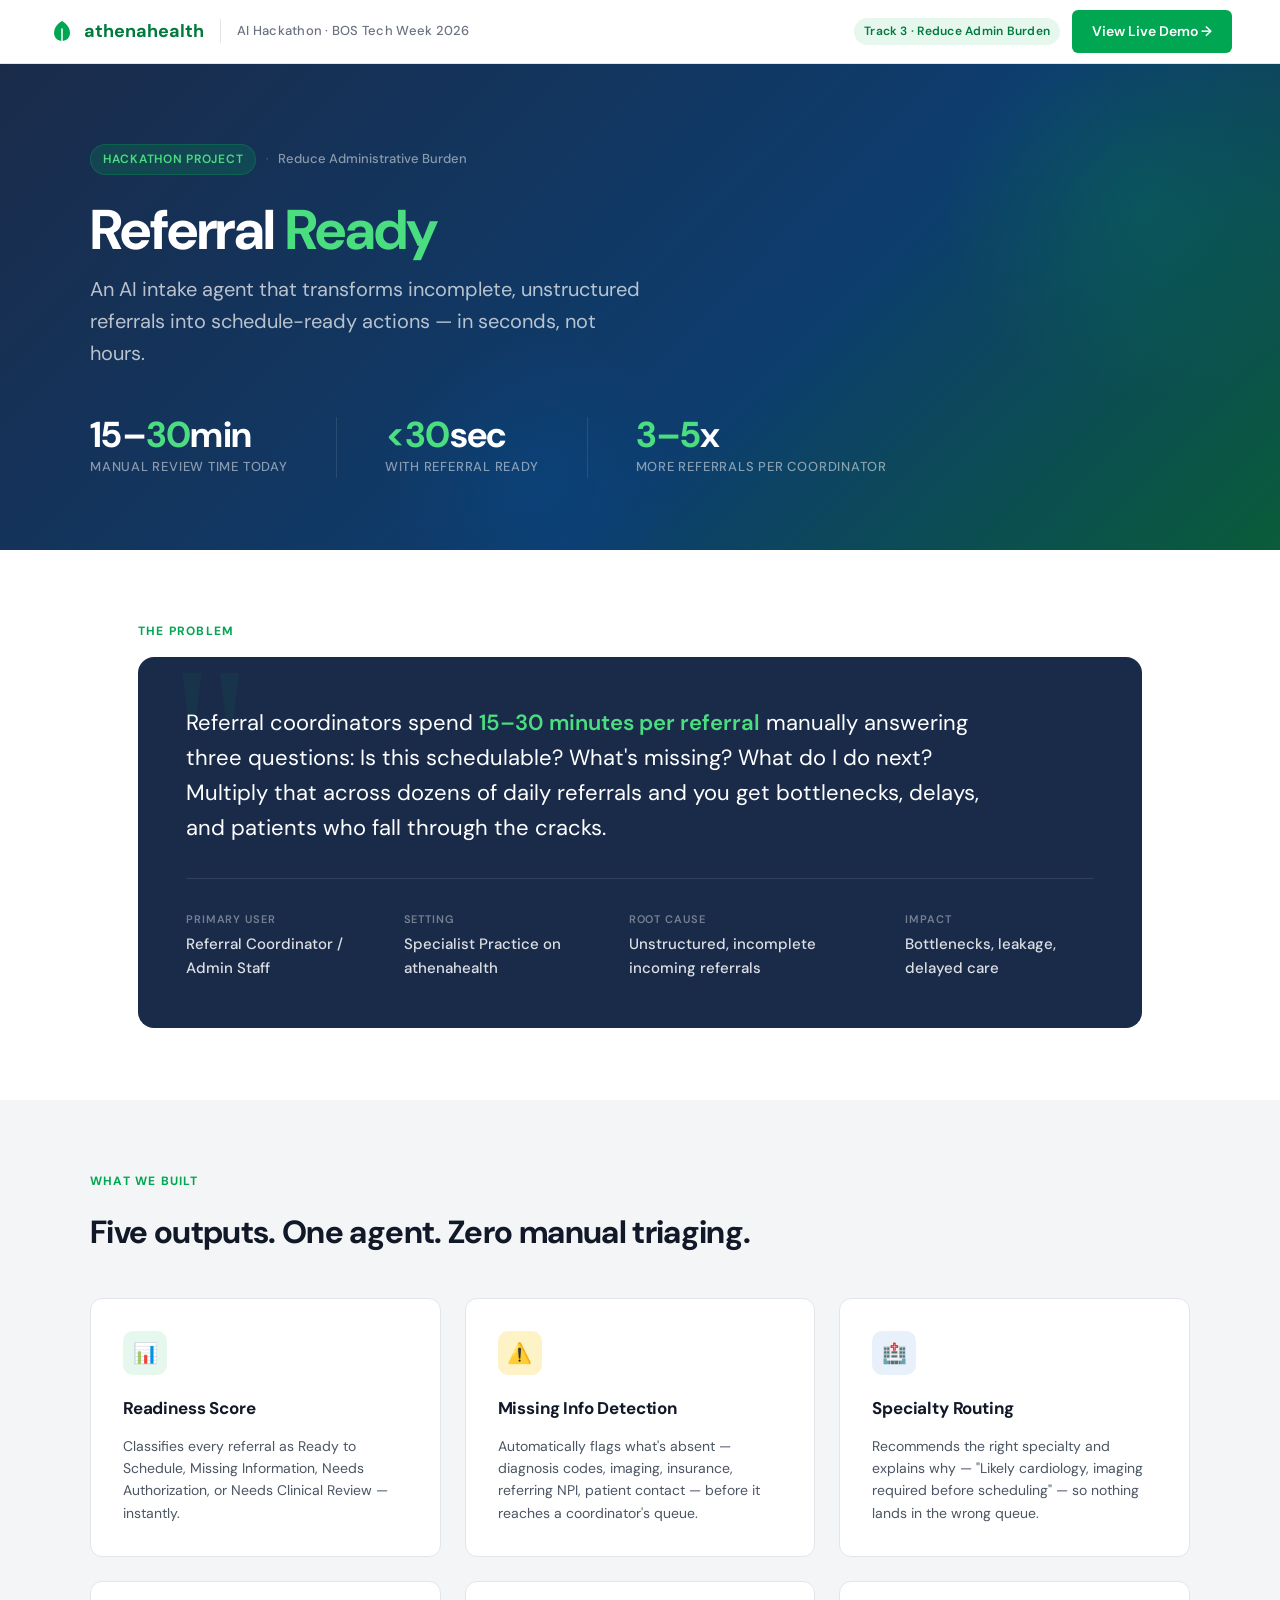
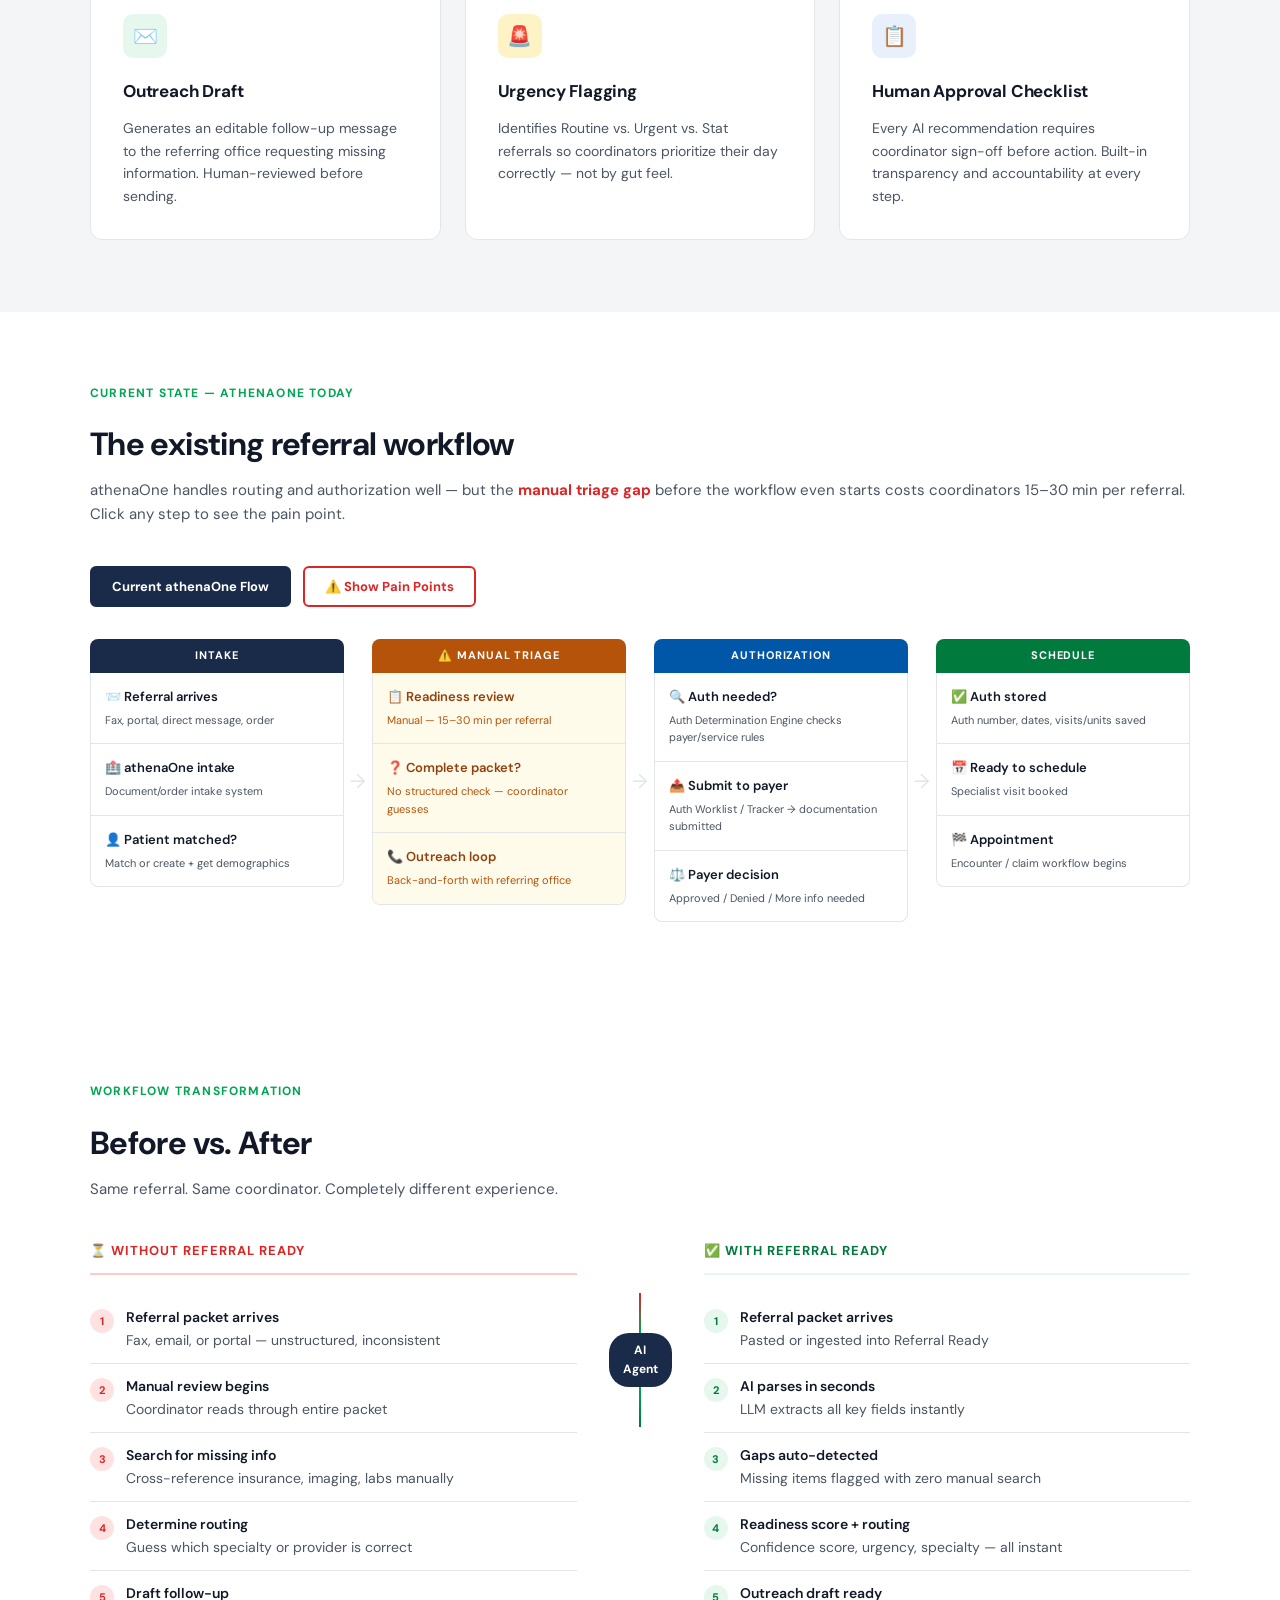
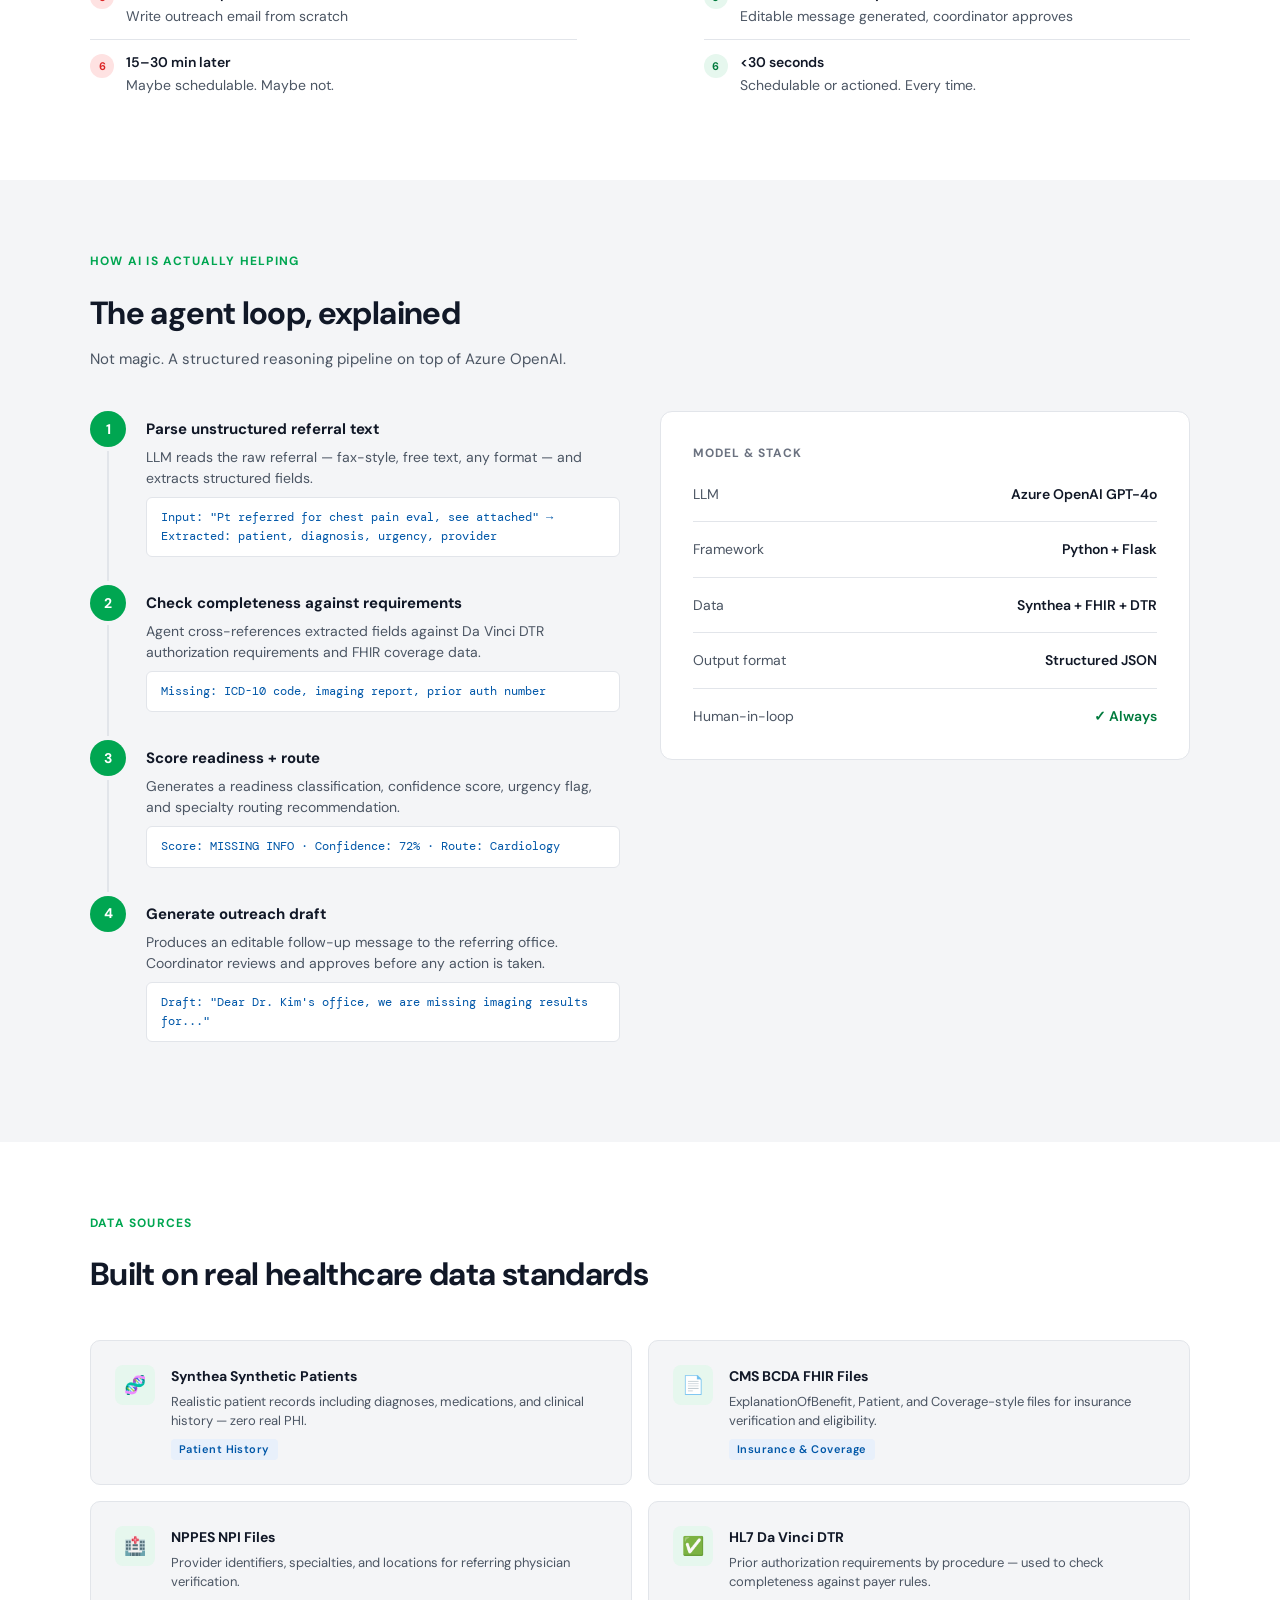
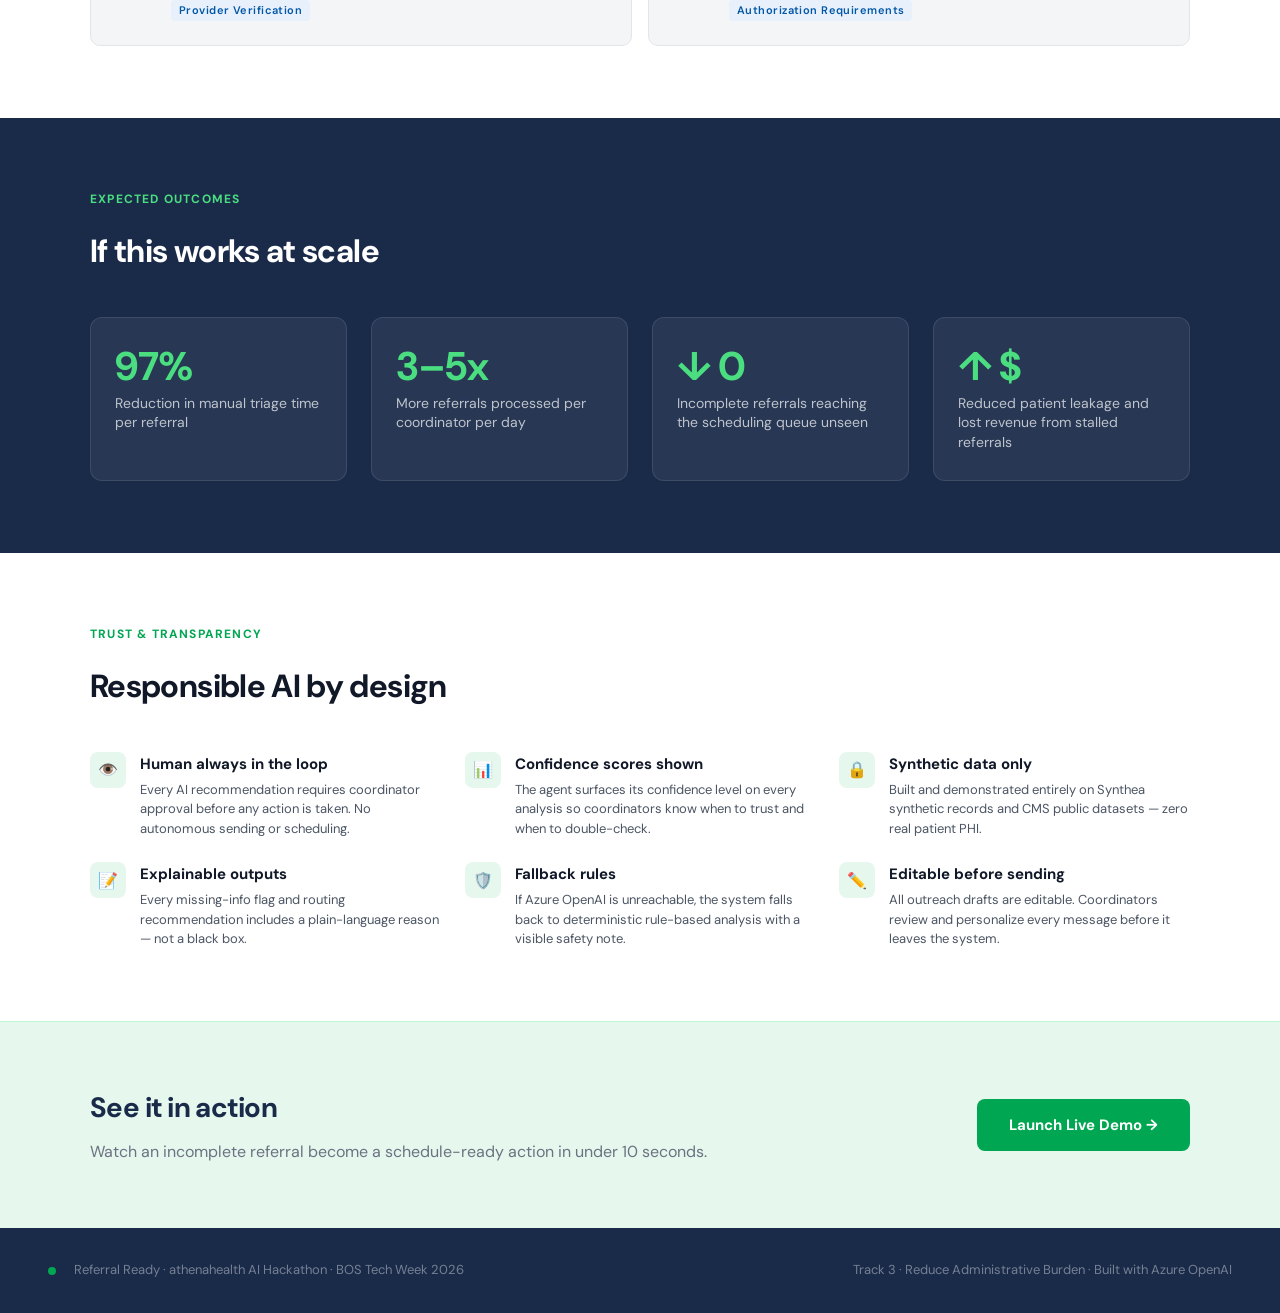
<file: index.html>
<!DOCTYPE html>
<html lang="en">
<head>
<meta charset="UTF-8">
<meta name="viewport" content="width=device-width, initial-scale=1.0">
<title>Referral Ready — athenahealth AI Hackathon</title>
<link href="https://fonts.googleapis.com/css2?family=DM+Sans:wght@300;400;500;600;700&family=DM+Mono:wght@400;500&display=swap" rel="stylesheet">
<style>
  :root {
    --athena-green: #00a651;
    --athena-dark-green: #007a3d;
    --athena-light-green: #e6f7ee;
    --athena-navy: #1a2b4a;
    --athena-blue: #0057a8;
    --athena-light-blue: #e8f0fb;
    --athena-gray: #f4f5f7;
    --athena-mid-gray: #6b7280;
    --athena-border: #e2e5ea;
    --white: #ffffff;
    --text-primary: #111827;
    --text-secondary: #4b5563;
    --accent-orange: #f59e0b;
  }

  * { margin: 0; padding: 0; box-sizing: border-box; }

  body {
    font-family: 'DM Sans', sans-serif;
    background: var(--white);
    color: var(--text-primary);
    line-height: 1.6;
  }

  /* NAV */
  nav {
    background: var(--white);
    border-bottom: 1px solid var(--athena-border);
    padding: 0 48px;
    height: 64px;
    display: flex;
    align-items: center;
    justify-content: space-between;
    position: sticky;
    top: 0;
    z-index: 100;
  }

  .nav-left {
    display: flex;
    align-items: center;
    gap: 16px;
  }

  .athena-logo {
    display: flex;
    align-items: center;
    gap: 8px;
    font-weight: 700;
    font-size: 18px;
    color: var(--athena-dark-green);
    text-decoration: none;
  }

  .athena-logo .leaf {
    width: 28px;
    height: 28px;
  }

  .nav-divider {
    width: 1px;
    height: 24px;
    background: var(--athena-border);
  }

  .nav-label {
    font-size: 13px;
    color: var(--athena-mid-gray);
    font-weight: 500;
    letter-spacing: 0.02em;
  }

  .nav-badge {
    background: var(--athena-light-green);
    color: var(--athena-dark-green);
    font-size: 12px;
    font-weight: 600;
    padding: 4px 10px;
    border-radius: 20px;
    letter-spacing: 0.02em;
  }

  .nav-right {
    display: flex;
    align-items: center;
    gap: 12px;
  }

  .btn-demo {
    background: var(--athena-green);
    color: white;
    padding: 10px 20px;
    border-radius: 6px;
    font-size: 14px;
    font-weight: 600;
    text-decoration: none;
    transition: background 0.2s;
  }

  .btn-demo:hover { background: var(--athena-dark-green); }

  /* HERO */
  .hero {
    background: linear-gradient(135deg, var(--athena-navy) 0%, #0d3d6e 60%, #0a5c3a 100%);
    padding: 80px 48px 72px;
    position: relative;
    overflow: hidden;
  }

  .hero::before {
    content: '';
    position: absolute;
    top: -60px; right: -60px;
    width: 400px; height: 400px;
    background: radial-gradient(circle, rgba(0,166,81,0.15) 0%, transparent 70%);
    border-radius: 50%;
  }

  .hero::after {
    content: '';
    position: absolute;
    bottom: -80px; left: 30%;
    width: 300px; height: 300px;
    background: radial-gradient(circle, rgba(0,87,168,0.2) 0%, transparent 70%);
    border-radius: 50%;
  }

  .hero-content {
    max-width: 1100px;
    margin: 0 auto;
    position: relative;
    z-index: 1;
  }

  .hero-eyebrow {
    display: flex;
    align-items: center;
    gap: 10px;
    margin-bottom: 24px;
  }

  .eyebrow-tag {
    background: rgba(0,166,81,0.2);
    color: #4ade80;
    font-size: 12px;
    font-weight: 600;
    padding: 5px 12px;
    border-radius: 20px;
    letter-spacing: 0.06em;
    text-transform: uppercase;
    border: 1px solid rgba(0,166,81,0.3);
  }

  .eyebrow-dot {
    color: rgba(255,255,255,0.3);
    font-size: 12px;
  }

  .eyebrow-track {
    color: rgba(255,255,255,0.5);
    font-size: 13px;
    font-weight: 500;
  }

  .hero h1 {
    font-size: 56px;
    font-weight: 700;
    color: white;
    line-height: 1.1;
    margin-bottom: 12px;
    letter-spacing: -0.02em;
  }

  .hero h1 span {
    color: #4ade80;
  }

  .hero-subtitle {
    font-size: 20px;
    color: rgba(255,255,255,0.7);
    font-weight: 400;
    margin-bottom: 48px;
    max-width: 560px;
  }

  .hero-stats {
    display: flex;
    gap: 48px;
  }

  .stat {
    display: flex;
    flex-direction: column;
    gap: 4px;
  }

  .stat-number {
    font-size: 36px;
    font-weight: 700;
    color: white;
    line-height: 1;
    letter-spacing: -0.02em;
  }

  .stat-number span {
    color: #4ade80;
  }

  .stat-label {
    font-size: 13px;
    color: rgba(255,255,255,0.5);
    font-weight: 500;
    text-transform: uppercase;
    letter-spacing: 0.06em;
  }

  .stat-divider {
    width: 1px;
    background: rgba(255,255,255,0.1);
    align-self: stretch;
  }

  /* MAIN CONTENT */
  .container {
    max-width: 1100px;
    margin: 0 auto;
    padding: 0 48px;
  }

  /* PROBLEM STATEMENT */
  .problem-section {
    padding: 72px 48px;
    background: var(--white);
  }

  .section-label {
    font-size: 12px;
    font-weight: 700;
    letter-spacing: 0.1em;
    text-transform: uppercase;
    color: var(--athena-green);
    margin-bottom: 16px;
  }

  .problem-card {
    background: var(--athena-navy);
    border-radius: 16px;
    padding: 48px;
    max-width: 1100px;
    margin: 0 auto;
    position: relative;
    overflow: hidden;
  }

  .problem-card::before {
    content: '"';
    position: absolute;
    top: -20px; left: 32px;
    font-size: 200px;
    color: rgba(0,166,81,0.08);
    font-family: Georgia, serif;
    line-height: 1;
  }

  .problem-card p {
    font-size: 22px;
    color: white;
    font-weight: 400;
    line-height: 1.6;
    max-width: 800px;
    position: relative;
    z-index: 1;
  }

  .problem-card p strong {
    color: #4ade80;
    font-weight: 600;
  }

  .problem-meta {
    display: flex;
    gap: 32px;
    margin-top: 32px;
    padding-top: 32px;
    border-top: 1px solid rgba(255,255,255,0.1);
    position: relative;
    z-index: 1;
  }

  .problem-meta-item {
    display: flex;
    flex-direction: column;
    gap: 4px;
  }

  .problem-meta-item .label {
    font-size: 11px;
    text-transform: uppercase;
    letter-spacing: 0.08em;
    color: rgba(255,255,255,0.4);
    font-weight: 600;
  }

  .problem-meta-item .value {
    font-size: 15px;
    color: rgba(255,255,255,0.85);
    font-weight: 500;
  }

  /* THREE COLUMNS */
  .three-col {
    padding: 72px 48px;
    background: var(--athena-gray);
  }

  .three-col-inner {
    max-width: 1100px;
    margin: 0 auto;
  }

  .section-header {
    margin-bottom: 40px;
  }

  .section-header h2 {
    font-size: 32px;
    font-weight: 700;
    color: var(--text-primary);
    letter-spacing: -0.02em;
  }

  .cards-grid {
    display: grid;
    grid-template-columns: repeat(3, 1fr);
    gap: 24px;
  }

  .card {
    background: white;
    border-radius: 12px;
    padding: 32px;
    border: 1px solid var(--athena-border);
  }

  .card-icon {
    width: 44px;
    height: 44px;
    border-radius: 10px;
    display: flex;
    align-items: center;
    justify-content: center;
    margin-bottom: 20px;
    font-size: 20px;
  }

  .card-icon.green { background: var(--athena-light-green); }
  .card-icon.blue { background: var(--athena-light-blue); }
  .card-icon.orange { background: #fef3c7; }

  .card h3 {
    font-size: 17px;
    font-weight: 700;
    color: var(--text-primary);
    margin-bottom: 12px;
    letter-spacing: -0.01em;
  }

  .card p {
    font-size: 14px;
    color: var(--text-secondary);
    line-height: 1.6;
  }

  /* HOW IT WORKS */
  .how-section {
    padding: 72px 48px;
    background: white;
  }

  .how-inner {
    max-width: 1100px;
    margin: 0 auto;
  }

  .workflow {
    display: grid;
    grid-template-columns: 1fr auto 1fr;
    gap: 0;
    margin-top: 40px;
    align-items: start;
  }

  .workflow-col h3 {
    font-size: 13px;
    font-weight: 700;
    letter-spacing: 0.08em;
    text-transform: uppercase;
    margin-bottom: 20px;
    padding-bottom: 12px;
    border-bottom: 2px solid var(--athena-border);
  }

  .workflow-col.before h3 { color: #dc2626; border-color: #fecaca; }
  .workflow-col.after h3 { color: var(--athena-dark-green); border-color: var(--athena-light-green); }

  .workflow-step {
    display: flex;
    align-items: flex-start;
    gap: 12px;
    padding: 12px 0;
    border-bottom: 1px solid var(--athena-border);
  }

  .workflow-step:last-child { border-bottom: none; }

  .step-num {
    width: 24px;
    height: 24px;
    border-radius: 50%;
    display: flex;
    align-items: center;
    justify-content: center;
    font-size: 11px;
    font-weight: 700;
    flex-shrink: 0;
    margin-top: 2px;
  }

  .before .step-num { background: #fee2e2; color: #dc2626; }
  .after .step-num { background: var(--athena-light-green); color: var(--athena-dark-green); }

  .step-text {
    font-size: 14px;
    color: var(--text-secondary);
    line-height: 1.5;
  }

  .step-text strong {
    color: var(--text-primary);
    font-weight: 600;
    display: block;
    margin-bottom: 2px;
  }

  .workflow-arrow {
    display: flex;
    flex-direction: column;
    align-items: center;
    justify-content: center;
    padding: 0 32px;
    padding-top: 52px;
  }

  .arrow-line {
    width: 2px;
    height: 40px;
    background: linear-gradient(to bottom, #dc2626, var(--athena-green));
  }

  .arrow-badge {
    background: var(--athena-navy);
    color: white;
    padding: 8px 14px;
    border-radius: 20px;
    font-size: 12px;
    font-weight: 700;
    text-align: center;
    white-space: nowrap;
  }

  .arrow-line-bottom {
    width: 2px;
    height: 40px;
    background: linear-gradient(to bottom, var(--athena-green), var(--athena-dark-green));
  }

  /* AI SECTION */
  .ai-section {
    padding: 72px 48px;
    background: var(--athena-gray);
  }

  .ai-inner {
    max-width: 1100px;
    margin: 0 auto;
  }

  .ai-grid {
    display: grid;
    grid-template-columns: 1fr 1fr;
    gap: 40px;
    margin-top: 40px;
    align-items: start;
  }

  .ai-steps {
    display: flex;
    flex-direction: column;
    gap: 0;
  }

  .ai-step {
    display: flex;
    gap: 20px;
    position: relative;
  }

  .ai-step-left {
    display: flex;
    flex-direction: column;
    align-items: center;
    flex-shrink: 0;
  }

  .ai-step-dot {
    width: 36px;
    height: 36px;
    border-radius: 50%;
    background: var(--athena-green);
    display: flex;
    align-items: center;
    justify-content: center;
    color: white;
    font-size: 14px;
    font-weight: 700;
    flex-shrink: 0;
  }

  .ai-step-line {
    width: 2px;
    flex: 1;
    background: var(--athena-border);
    margin: 4px 0;
    min-height: 24px;
  }

  .ai-step:last-child .ai-step-line { display: none; }

  .ai-step-content {
    padding-bottom: 28px;
    padding-top: 6px;
  }

  .ai-step-content h4 {
    font-size: 15px;
    font-weight: 700;
    color: var(--text-primary);
    margin-bottom: 6px;
  }

  .ai-step-content p {
    font-size: 14px;
    color: var(--text-secondary);
    line-height: 1.5;
  }

  .ai-step-content .mono {
    font-family: 'DM Mono', monospace;
    background: white;
    border: 1px solid var(--athena-border);
    border-radius: 6px;
    padding: 10px 14px;
    font-size: 12px;
    color: var(--athena-blue);
    margin-top: 8px;
    display: block;
  }

  /* DATA SECTION */
  .data-section {
    padding: 72px 48px;
    background: white;
  }

  .data-inner {
    max-width: 1100px;
    margin: 0 auto;
  }

  .data-grid {
    display: grid;
    grid-template-columns: repeat(2, 1fr);
    gap: 16px;
    margin-top: 40px;
  }

  .data-card {
    background: var(--athena-gray);
    border-radius: 10px;
    padding: 24px;
    border: 1px solid var(--athena-border);
    display: flex;
    gap: 16px;
    align-items: flex-start;
  }

  .data-card-icon {
    width: 40px;
    height: 40px;
    border-radius: 8px;
    background: var(--athena-light-green);
    display: flex;
    align-items: center;
    justify-content: center;
    font-size: 18px;
    flex-shrink: 0;
  }

  .data-card-content h4 {
    font-size: 14px;
    font-weight: 700;
    color: var(--text-primary);
    margin-bottom: 4px;
  }

  .data-card-content p {
    font-size: 13px;
    color: var(--text-secondary);
    line-height: 1.5;
  }

  .data-card-content .tag {
    display: inline-block;
    background: var(--athena-light-blue);
    color: var(--athena-blue);
    font-size: 11px;
    font-weight: 600;
    padding: 2px 8px;
    border-radius: 4px;
    margin-top: 8px;
    letter-spacing: 0.04em;
  }

  /* OUTCOMES */
  .outcomes-section {
    padding: 72px 48px;
    background: var(--athena-navy);
  }

  .outcomes-inner {
    max-width: 1100px;
    margin: 0 auto;
  }

  .outcomes-inner .section-label {
    color: #4ade80;
  }

  .outcomes-inner h2 {
    font-size: 32px;
    font-weight: 700;
    color: white;
    letter-spacing: -0.02em;
    margin-bottom: 40px;
  }

  .outcomes-grid {
    display: grid;
    grid-template-columns: repeat(4, 1fr);
    gap: 24px;
  }

  .outcome-card {
    background: rgba(255,255,255,0.06);
    border: 1px solid rgba(255,255,255,0.1);
    border-radius: 12px;
    padding: 28px 24px;
  }

  .outcome-number {
    font-size: 40px;
    font-weight: 700;
    color: #4ade80;
    letter-spacing: -0.02em;
    line-height: 1;
    margin-bottom: 8px;
  }

  .outcome-label {
    font-size: 14px;
    color: rgba(255,255,255,0.7);
    line-height: 1.4;
  }

  /* TRUST */
  .trust-section {
    padding: 72px 48px;
    background: white;
  }

  .trust-inner {
    max-width: 1100px;
    margin: 0 auto;
  }

  .trust-grid {
    display: grid;
    grid-template-columns: repeat(3, 1fr);
    gap: 24px;
    margin-top: 40px;
  }

  .trust-item {
    display: flex;
    gap: 14px;
    align-items: flex-start;
  }

  .trust-icon {
    width: 36px;
    height: 36px;
    border-radius: 8px;
    background: var(--athena-light-green);
    display: flex;
    align-items: center;
    justify-content: center;
    font-size: 16px;
    flex-shrink: 0;
  }

  .trust-text h4 {
    font-size: 15px;
    font-weight: 700;
    color: var(--text-primary);
    margin-bottom: 4px;
  }

  .trust-text p {
    font-size: 13px;
    color: var(--text-secondary);
    line-height: 1.5;
  }

  /* CTA */
  .cta-section {
    padding: 64px 48px;
    background: var(--athena-light-green);
    border-top: 1px solid #bbf7d0;
  }

  .cta-inner {
    max-width: 1100px;
    margin: 0 auto;
    display: flex;
    align-items: center;
    justify-content: space-between;
    gap: 40px;
  }

  .cta-text h2 {
    font-size: 28px;
    font-weight: 700;
    color: var(--athena-navy);
    letter-spacing: -0.02em;
    margin-bottom: 8px;
  }

  .cta-text p {
    font-size: 16px;
    color: var(--athena-mid-gray);
  }

  .cta-btn {
    background: var(--athena-green);
    color: white;
    padding: 14px 32px;
    border-radius: 8px;
    font-size: 15px;
    font-weight: 700;
    text-decoration: none;
    white-space: nowrap;
    transition: background 0.2s, transform 0.1s;
    display: inline-block;
  }

  .cta-btn:hover {
    background: var(--athena-dark-green);
    transform: translateY(-1px);
  }

  /* FOOTER */
  footer {
    background: var(--athena-navy);
    padding: 32px 48px;
    display: flex;
    align-items: center;
    justify-content: space-between;
  }

  footer .footer-left {
    display: flex;
    align-items: center;
    gap: 12px;
  }

  footer .footer-text {
    font-size: 13px;
    color: rgba(255,255,255,0.4);
  }

  footer .footer-right {
    font-size: 13px;
    color: rgba(255,255,255,0.4);
  }

  .green-dot {
    width: 8px; height: 8px;
    border-radius: 50%;
    background: var(--athena-green);
    display: inline-block;
    margin-right: 6px;
  }

  /* ANIMATIONS */
  @keyframes fadeUp {
    from { opacity: 0; transform: translateY(20px); }
    to { opacity: 1; transform: translateY(0); }
  }

  .hero-content { animation: fadeUp 0.6s ease both; }
  .problem-card { animation: fadeUp 0.6s 0.1s ease both; }
</style>
</head>
<body>

<!-- NAV -->
<nav>
  <div class="nav-left">
    <a class="athena-logo" href="#">
      <svg class="leaf" viewBox="0 0 28 28" fill="none">
        <path d="M14 4C14 4 6 8 6 16C6 20.4 9.6 24 14 24C18.4 24 22 20.4 22 16C22 8 14 4 14 4Z" fill="#00a651"/>
        <path d="M14 24V12" stroke="white" stroke-width="1.5" stroke-linecap="round"/>
      </svg>
      athenahealth
    </a>
    <div class="nav-divider"></div>
    <span class="nav-label">AI Hackathon · BOS Tech Week 2026</span>
  </div>
  <div class="nav-right">
    <span class="nav-badge">Track 3 · Reduce Admin Burden</span>
    <a href="http://127.0.0.1:8000" class="btn-demo">View Live Demo →</a>
  </div>
</nav>

<!-- HERO -->
<section class="hero">
  <div class="hero-content">
    <div class="hero-eyebrow">
      <span class="eyebrow-tag">Hackathon Project</span>
      <span class="eyebrow-dot">·</span>
      <span class="eyebrow-track">Reduce Administrative Burden</span>
    </div>
    <h1>Referral <span>Ready</span></h1>
    <p class="hero-subtitle">An AI intake agent that transforms incomplete, unstructured referrals into schedule-ready actions — in seconds, not hours.</p>
    <div class="hero-stats">
      <div class="stat">
        <span class="stat-number">15–<span>30</span>min</span>
        <span class="stat-label">Manual review time today</span>
      </div>
      <div class="stat-divider"></div>
      <div class="stat">
        <span class="stat-number"><span>&lt;30</span>sec</span>
        <span class="stat-label">With Referral Ready</span>
      </div>
      <div class="stat-divider"></div>
      <div class="stat">
        <span class="stat-number"><span>3–5</span>x</span>
        <span class="stat-label">More referrals per coordinator</span>
      </div>
    </div>
  </div>
</section>

<!-- PROBLEM -->
<section class="problem-section">
  <div class="container">
    <div class="section-label">The Problem</div>
    <div class="problem-card">
      <p>Referral coordinators spend <strong>15–30 minutes per referral</strong> manually answering three questions: Is this schedulable? What's missing? What do I do next? Multiply that across dozens of daily referrals and you get bottlenecks, delays, and patients who fall through the cracks.</p>
      <div class="problem-meta">
        <div class="problem-meta-item">
          <span class="label">Primary User</span>
          <span class="value">Referral Coordinator / Admin Staff</span>
        </div>
        <div class="problem-meta-item">
          <span class="label">Setting</span>
          <span class="value">Specialist Practice on athenahealth</span>
        </div>
        <div class="problem-meta-item">
          <span class="label">Root Cause</span>
          <span class="value">Unstructured, incomplete incoming referrals</span>
        </div>
        <div class="problem-meta-item">
          <span class="label">Impact</span>
          <span class="value">Bottlenecks, leakage, delayed care</span>
        </div>
      </div>
    </div>
  </div>
</section>

<!-- WHAT WE BUILT -->
<section class="three-col">
  <div class="three-col-inner">
    <div class="section-header">
      <div class="section-label">What We Built</div>
      <h2>Five outputs. One agent. Zero manual triaging.</h2>
    </div>
    <div class="cards-grid">
      <div class="card">
        <div class="card-icon green">📊</div>
        <h3>Readiness Score</h3>
        <p>Classifies every referral as Ready to Schedule, Missing Information, Needs Authorization, or Needs Clinical Review — instantly.</p>
      </div>
      <div class="card">
        <div class="card-icon orange">⚠️</div>
        <h3>Missing Info Detection</h3>
        <p>Automatically flags what's absent — diagnosis codes, imaging, insurance, referring NPI, patient contact — before it reaches a coordinator's queue.</p>
      </div>
      <div class="card">
        <div class="card-icon blue">🏥</div>
        <h3>Specialty Routing</h3>
        <p>Recommends the right specialty and explains why — "Likely cardiology, imaging required before scheduling" — so nothing lands in the wrong queue.</p>
      </div>
      <div class="card">
        <div class="card-icon green">✉️</div>
        <h3>Outreach Draft</h3>
        <p>Generates an editable follow-up message to the referring office requesting missing information. Human-reviewed before sending.</p>
      </div>
      <div class="card">
        <div class="card-icon orange">🚨</div>
        <h3>Urgency Flagging</h3>
        <p>Identifies Routine vs. Urgent vs. Stat referrals so coordinators prioritize their day correctly — not by gut feel.</p>
      </div>
      <div class="card">
        <div class="card-icon blue">📋</div>
        <h3>Human Approval Checklist</h3>
        <p>Every AI recommendation requires coordinator sign-off before action. Built-in transparency and accountability at every step.</p>
      </div>
    </div>
  </div>
</section>

<!-- ATHENAONE CURRENT WORKFLOW -->
<section style="padding:72px 48px;background:white;">
  <div style="max-width:1100px;margin:0 auto;">
    <div class="section-label">Current State — athenaOne Today</div>
    <h2 style="font-size:32px;font-weight:700;letter-spacing:-0.02em;margin-bottom:8px;">The existing referral workflow</h2>
    <p style="color:var(--text-secondary);font-size:15px;margin-bottom:40px;">athenaOne handles routing and authorization well — but the <strong style="color:#dc2626;">manual triage gap</strong> before the workflow even starts costs coordinators 15–30 min per referral. Click any step to see the pain point.</p>

    <!-- Interactive flow -->
    <div style="position:relative;">

      <!-- Toggle buttons -->
      <div style="display:flex;gap:12px;margin-bottom:32px;">
        <button onclick="showView('current')" id="btn-current" style="padding:10px 20px;border-radius:6px;border:2px solid var(--athena-navy);background:var(--athena-navy);color:white;font-size:13px;font-weight:700;cursor:pointer;font-family:inherit;">Current athenaOne Flow</button>
        <button onclick="showView('gap')" id="btn-gap" style="padding:10px 20px;border-radius:6px;border:2px solid #dc2626;background:white;color:#dc2626;font-size:13px;font-weight:700;cursor:pointer;font-family:inherit;">⚠️ Show Pain Points</button>
      </div>

      <!-- Flow diagram -->
      <div style="display:flex;gap:0;overflow-x:auto;padding-bottom:16px;">

        <!-- PHASE 1 -->
        <div class="flow-phase" style="flex:1;min-width:160px;">
          <div style="background:var(--athena-navy);color:white;font-size:11px;font-weight:700;letter-spacing:0.08em;text-transform:uppercase;padding:8px 12px;border-radius:8px 8px 0 0;text-align:center;">Intake</div>
          <div style="border:1px solid var(--athena-border);border-top:none;border-radius:0 0 8px 8px;overflow:hidden;">
            <div class="flow-node" onclick="selectNode('n1')" id="n1" style="padding:14px;cursor:pointer;border-bottom:1px solid var(--athena-border);transition:background 0.15s;">
              <div style="font-size:13px;font-weight:600;color:var(--text-primary);">📨 Referral arrives</div>
              <div style="font-size:11px;color:var(--text-secondary);margin-top:4px;">Fax, portal, direct message, order</div>
            </div>
            <div class="flow-node" onclick="selectNode('n2')" id="n2" style="padding:14px;cursor:pointer;border-bottom:1px solid var(--athena-border);transition:background 0.15s;">
              <div style="font-size:13px;font-weight:600;color:var(--text-primary);">🏥 athenaOne intake</div>
              <div style="font-size:11px;color:var(--text-secondary);margin-top:4px;">Document/order intake system</div>
            </div>
            <div class="flow-node" onclick="selectNode('n3')" id="n3" style="padding:14px;cursor:pointer;transition:background 0.15s;">
              <div style="font-size:13px;font-weight:600;color:var(--text-primary);">👤 Patient matched?</div>
              <div style="font-size:11px;color:var(--text-secondary);margin-top:4px;">Match or create + get demographics</div>
            </div>
          </div>
        </div>

        <div style="display:flex;align-items:center;padding:0 6px;color:var(--athena-border);font-size:20px;flex-shrink:0;">→</div>

        <!-- PHASE 2 -->
        <div class="flow-phase" style="flex:1;min-width:160px;">
          <div style="background:#b45309;color:white;font-size:11px;font-weight:700;letter-spacing:0.08em;text-transform:uppercase;padding:8px 12px;border-radius:8px 8px 0 0;text-align:center;">⚠️ Manual Triage</div>
          <div style="border:1px solid var(--athena-border);border-top:none;border-radius:0 0 8px 8px;overflow:hidden;">
            <div class="flow-node pain-node" onclick="selectNode('n4')" id="n4" style="padding:14px;cursor:pointer;border-bottom:1px solid var(--athena-border);transition:background 0.15s;background:#fffbeb;">
              <div style="font-size:13px;font-weight:600;color:#92400e;">📋 Readiness review</div>
              <div style="font-size:11px;color:#b45309;margin-top:4px;">Manual — 15–30 min per referral</div>
            </div>
            <div class="flow-node pain-node" onclick="selectNode('n5')" id="n5" style="padding:14px;cursor:pointer;border-bottom:1px solid var(--athena-border);transition:background 0.15s;background:#fffbeb;">
              <div style="font-size:13px;font-weight:600;color:#92400e;">❓ Complete packet?</div>
              <div style="font-size:11px;color:#b45309;margin-top:4px;">No structured check — coordinator guesses</div>
            </div>
            <div class="flow-node pain-node" onclick="selectNode('n6')" id="n6" style="padding:14px;cursor:pointer;transition:background 0.15s;background:#fffbeb;">
              <div style="font-size:13px;font-weight:600;color:#92400e;">📞 Outreach loop</div>
              <div style="font-size:11px;color:#b45309;margin-top:4px;">Back-and-forth with referring office</div>
            </div>
          </div>
        </div>

        <div style="display:flex;align-items:center;padding:0 6px;color:var(--athena-border);font-size:20px;flex-shrink:0;">→</div>

        <!-- PHASE 3 -->
        <div class="flow-phase" style="flex:1;min-width:160px;">
          <div style="background:#0057a8;color:white;font-size:11px;font-weight:700;letter-spacing:0.08em;text-transform:uppercase;padding:8px 12px;border-radius:8px 8px 0 0;text-align:center;">Authorization</div>
          <div style="border:1px solid var(--athena-border);border-top:none;border-radius:0 0 8px 8px;overflow:hidden;">
            <div class="flow-node" onclick="selectNode('n7')" id="n7" style="padding:14px;cursor:pointer;border-bottom:1px solid var(--athena-border);transition:background 0.15s;">
              <div style="font-size:13px;font-weight:600;color:var(--text-primary);">🔍 Auth needed?</div>
              <div style="font-size:11px;color:var(--text-secondary);margin-top:4px;">Auth Determination Engine checks payer/service rules</div>
            </div>
            <div class="flow-node" onclick="selectNode('n8')" id="n8" style="padding:14px;cursor:pointer;border-bottom:1px solid var(--athena-border);transition:background 0.15s;">
              <div style="font-size:13px;font-weight:600;color:var(--text-primary);">📤 Submit to payer</div>
              <div style="font-size:11px;color:var(--text-secondary);margin-top:4px;">Auth Worklist / Tracker → documentation submitted</div>
            </div>
            <div class="flow-node" onclick="selectNode('n9')" id="n9" style="padding:14px;cursor:pointer;transition:background 0.15s;">
              <div style="font-size:13px;font-weight:600;color:var(--text-primary);">⚖️ Payer decision</div>
              <div style="font-size:11px;color:var(--text-secondary);margin-top:4px;">Approved / Denied / More info needed</div>
            </div>
          </div>
        </div>

        <div style="display:flex;align-items:center;padding:0 6px;color:var(--athena-border);font-size:20px;flex-shrink:0;">→</div>

        <!-- PHASE 4 -->
        <div class="flow-phase" style="flex:1;min-width:160px;">
          <div style="background:var(--athena-dark-green);color:white;font-size:11px;font-weight:700;letter-spacing:0.08em;text-transform:uppercase;padding:8px 12px;border-radius:8px 8px 0 0;text-align:center;">Schedule</div>
          <div style="border:1px solid var(--athena-border);border-top:none;border-radius:0 0 8px 8px;overflow:hidden;">
            <div class="flow-node" onclick="selectNode('n10')" id="n10" style="padding:14px;cursor:pointer;border-bottom:1px solid var(--athena-border);transition:background 0.15s;">
              <div style="font-size:13px;font-weight:600;color:var(--text-primary);">✅ Auth stored</div>
              <div style="font-size:11px;color:var(--text-secondary);margin-top:4px;">Auth number, dates, visits/units saved</div>
            </div>
            <div class="flow-node" onclick="selectNode('n11')" id="n11" style="padding:14px;cursor:pointer;border-bottom:1px solid var(--athena-border);transition:background 0.15s;">
              <div style="font-size:13px;font-weight:600;color:var(--text-primary);">📅 Ready to schedule</div>
              <div style="font-size:11px;color:var(--text-secondary);margin-top:4px;">Specialist visit booked</div>
            </div>
            <div class="flow-node" onclick="selectNode('n12')" id="n12" style="padding:14px;cursor:pointer;transition:background 0.15s;">
              <div style="font-size:13px;font-weight:600;color:var(--text-primary);">🏁 Appointment</div>
              <div style="font-size:11px;color:var(--text-secondary);margin-top:4px;">Encounter / claim workflow begins</div>
            </div>
          </div>
        </div>
      </div>

      <!-- Detail panel -->
      <div id="detail-panel" style="margin-top:24px;background:var(--athena-gray);border-radius:12px;padding:28px;border:1px solid var(--athena-border);display:none;">
        <div id="detail-content"></div>
      </div>

      <!-- Pain points overlay legend -->
      <div id="gap-legend" style="display:none;margin-top:24px;background:#fef3c7;border:1px solid #fcd34d;border-radius:12px;padding:24px;">
        <div style="font-size:14px;font-weight:700;color:#92400e;margin-bottom:16px;">⚠️ The Manual Triage Gap — Where Referral Ready Plugs In</div>
        <div style="display:grid;grid-template-columns:repeat(3,1fr);gap:16px;">
          <div style="background:white;border-radius:8px;padding:16px;border:1px solid #fcd34d;">
            <div style="font-size:13px;font-weight:700;color:#92400e;margin-bottom:6px;">No structured completeness check</div>
            <div style="font-size:12px;color:#78350f;">athenaOne files the referral but doesn't automatically tell you what's missing — demographics, imaging, diagnosis codes, insurance. Coordinator has to know what to look for.</div>
          </div>
          <div style="background:white;border-radius:8px;padding:16px;border:1px solid #fcd34d;">
            <div style="font-size:13px;font-weight:700;color:#92400e;margin-bottom:6px;">Manual readiness review = bottleneck</div>
            <div style="font-size:12px;color:#78350f;">The "Referral readiness review" step is 100% human. Every referral requires a coordinator to read, assess, and decide — 15–30 min of cognitive work per packet.</div>
          </div>
          <div style="background:white;border-radius:8px;padding:16px;border:1px solid #fcd34d;">
            <div style="font-size:13px;font-weight:700;color:#92400e;margin-bottom:6px;">Outreach loop causes leakage</div>
            <div style="font-size:12px;color:#78350f;">When info is missing, coordinators manually draft outreach to referring offices. Referrals stall, patients wait, and some fall through entirely — no automated escalation or aging alerts.</div>
          </div>
        </div>
        <div style="margin-top:16px;padding:16px;background:var(--athena-light-green);border-radius:8px;border:1px solid #bbf7d0;">
          <div style="font-size:13px;font-weight:700;color:var(--athena-dark-green);margin-bottom:4px;">✅ Referral Ready fills exactly this gap</div>
          <div style="font-size:12px;color:var(--athena-dark-green);">We sit between athenaOne intake and the readiness review — automatically parsing, scoring, and generating outreach so coordinators only review, not investigate.</div>
        </div>
      </div>

    </div>
  </div>
</section>

<style>
.flow-node:hover { background: var(--athena-light-blue) !important; }
.flow-node.selected { background: var(--athena-light-blue) !important; border-left: 3px solid var(--athena-blue); }
.pain-node.selected { background: #fef3c7 !important; border-left: 3px solid #f59e0b; }
</style>

<script>
const nodeData = {
  n1: { title: "Referral Arrives", icon: "📨", phase: "Intake", pain: false, desc: "Referrals come in via fax, patient portal, direct message, or order — in any format, any structure. athenaOne accepts all of these through document/order intake.", gap: null },
  n2: { title: "athenaOne Document Intake", icon: "🏥", phase: "Intake", pain: false, desc: "athenaOne ingests the referral and creates a document record. At this point the referral exists in the system but has not been reviewed or triaged.", gap: null },
  n3: { title: "Patient Matching", icon: "👤", phase: "Intake", pain: false, desc: "athenaOne checks if the patient already exists. If not, a coordinator must create or match the record and collect demographics.", gap: null },
  n4: { title: "Referral Readiness Review", icon: "📋", phase: "Manual Triage", pain: true, desc: "A coordinator manually reads the entire referral packet to assess whether it can be scheduled. This step has no AI assistance — it is 100% human cognitive work.", gap: "This is the primary bottleneck. 15–30 minutes of manual review per referral. No structured checklist. No auto-detection of missing fields. Referral Ready replaces this with an AI agent that completes this in under 30 seconds." },
  n5: { title: "Complete Packet Check", icon: "❓", phase: "Manual Triage", pain: true, desc: "The coordinator determines if the packet is complete. There is no automated field-by-field completeness check — they rely on experience and memory to know what's required.", gap: "No structured data validation exists here. Coordinators miss things. Common gaps: missing ICD-10 code, no imaging attached, insurance unverified, referring NPI not confirmed. Referral Ready checks all of these automatically using Da Vinci DTR and FHIR data." },
  n6: { title: "Outreach to Referring Office", icon: "📞", phase: "Manual Triage", pain: true, desc: "If the packet is incomplete, the coordinator drafts a follow-up message to the referring office requesting missing information. This is written manually, every time.", gap: "Drafting outreach is repetitive and time-consuming. If the referral stalls at this stage — no response, wrong contact info — there is no automated aging alert or escalation. Referral Ready generates the outreach draft instantly and flags stalled referrals." },
  n7: { title: "Authorization Check", icon: "🔍", phase: "Authorization", pain: false, desc: "athenaOne's Authorization Determination Engine checks payer and service rules to determine if prior authorization is needed. This step is well-automated in athenaOne today.", gap: null },
  n8: { title: "Submit to Payer", icon: "📤", phase: "Authorization", pain: false, desc: "If auth is required, the coordinator uses the Auth Worklist/Tracker to submit supporting documentation to the payer.", gap: null },
  n9: { title: "Payer Decision", icon: "⚖️", phase: "Authorization", pain: false, desc: "Payer responds: Approved, Denied/Needs Review, or More Info Needed. If more info is needed, the missing information list includes demographics, insurance, NPI, diagnosis, notes, labs/imaging.", gap: null },
  n10: { title: "Auth Stored", icon: "✅", phase: "Schedule", pain: false, desc: "Once approved, authorization data is stored in athenaOne — auth number, dates, visits, and units. The referral is now ready to schedule.", gap: null },
  n11: { title: "Ready to Schedule", icon: "📅", phase: "Schedule", pain: false, desc: "The specialist visit is scheduled. At this point the referral journey is complete and the patient has an appointment.", gap: null },
  n12: { title: "Appointment / Encounter", icon: "🏁", phase: "Schedule", pain: false, desc: "The appointment occurs and the encounter and claim workflow begins — fully within athenaOne's existing infrastructure.", gap: null },
};

let currentView = 'current';

function showView(view) {
  currentView = view;
  const gapLegend = document.getElementById('gap-legend');
  const btnCurrent = document.getElementById('btn-current');
  const btnGap = document.getElementById('btn-gap');
  const painNodes = document.querySelectorAll('.pain-node');

  if (view === 'gap') {
    gapLegend.style.display = 'block';
    btnGap.style.background = '#dc2626';
    btnGap.style.color = 'white';
    btnCurrent.style.background = 'white';
    btnCurrent.style.color = 'var(--athena-navy)';
    painNodes.forEach(n => { n.style.boxShadow = '0 0 0 2px #f59e0b'; });
  } else {
    gapLegend.style.display = 'none';
    btnCurrent.style.background = 'var(--athena-navy)';
    btnCurrent.style.color = 'white';
    btnGap.style.background = 'white';
    btnGap.style.color = '#dc2626';
    painNodes.forEach(n => { n.style.boxShadow = 'none'; });
  }
}

function selectNode(id) {
  // Clear all selections
  Object.keys(nodeData).forEach(k => {
    const el = document.getElementById(k);
    if (el) { el.classList.remove('selected'); }
  });

  const el = document.getElementById(id);
  if (el) el.classList.add('selected');

  const data = nodeData[id];
  const panel = document.getElementById('detail-panel');
  const content = document.getElementById('detail-content');

  const isPain = data.pain;
  content.innerHTML = `
    <div style="display:flex;align-items:center;gap:12px;margin-bottom:16px;">
      <span style="font-size:24px;">${data.icon}</span>
      <div>
        <div style="font-size:16px;font-weight:700;color:var(--text-primary);">${data.title}</div>
        <div style="font-size:12px;color:var(--athena-mid-gray);font-weight:600;text-transform:uppercase;letter-spacing:0.06em;">${data.phase}</div>
      </div>
      ${isPain ? '<span style="margin-left:auto;background:#fef3c7;color:#92400e;font-size:12px;font-weight:700;padding:4px 10px;border-radius:20px;border:1px solid #fcd34d;">⚠️ Pain Point</span>' : '<span style="margin-left:auto;background:var(--athena-light-green);color:var(--athena-dark-green);font-size:12px;font-weight:700;padding:4px 10px;border-radius:20px;">✅ Works Well</span>'}
    </div>
    <p style="font-size:14px;color:var(--text-secondary);line-height:1.6;margin-bottom:${data.gap ? '16px' : '0'};">${data.desc}</p>
    ${data.gap ? `<div style="background:#fef3c7;border:1px solid #fcd34d;border-radius:8px;padding:16px;margin-top:8px;">
      <div style="font-size:12px;font-weight:700;color:#92400e;margin-bottom:6px;text-transform:uppercase;letter-spacing:0.06em;">💡 How Referral Ready Helps</div>
      <p style="font-size:13px;color:#78350f;line-height:1.5;">${data.gap}</p>
    </div>` : ''}
  `;
  panel.style.display = 'block';
}
</script>

<!-- WORKFLOW -->
<section class="how-section">
  <div class="how-inner">
    <div class="section-label">Workflow Transformation</div>
    <h2 style="font-size:32px;font-weight:700;letter-spacing:-0.02em;margin-bottom:8px;">Before vs. After</h2>
    <p style="color:var(--text-secondary);font-size:15px;">Same referral. Same coordinator. Completely different experience.</p>

    <div class="workflow">
      <div class="workflow-col before">
        <h3>⏳ Without Referral Ready</h3>
        <div class="workflow-step">
          <div class="step-num">1</div>
          <div class="step-text"><strong>Referral packet arrives</strong>Fax, email, or portal — unstructured, inconsistent</div>
        </div>
        <div class="workflow-step">
          <div class="step-num">2</div>
          <div class="step-text"><strong>Manual review begins</strong>Coordinator reads through entire packet</div>
        </div>
        <div class="workflow-step">
          <div class="step-num">3</div>
          <div class="step-text"><strong>Search for missing info</strong>Cross-reference insurance, imaging, labs manually</div>
        </div>
        <div class="workflow-step">
          <div class="step-num">4</div>
          <div class="step-text"><strong>Determine routing</strong>Guess which specialty or provider is correct</div>
        </div>
        <div class="workflow-step">
          <div class="step-num">5</div>
          <div class="step-text"><strong>Draft follow-up</strong>Write outreach email from scratch</div>
        </div>
        <div class="workflow-step">
          <div class="step-num">6</div>
          <div class="step-text"><strong>15–30 min later</strong>Maybe schedulable. Maybe not.</div>
        </div>
      </div>

      <div class="workflow-arrow">
        <div class="arrow-line"></div>
        <div class="arrow-badge">AI<br>Agent</div>
        <div class="arrow-line-bottom"></div>
      </div>

      <div class="workflow-col after">
        <h3>✅ With Referral Ready</h3>
        <div class="workflow-step">
          <div class="step-num">1</div>
          <div class="step-text"><strong>Referral packet arrives</strong>Pasted or ingested into Referral Ready</div>
        </div>
        <div class="workflow-step">
          <div class="step-num">2</div>
          <div class="step-text"><strong>AI parses in seconds</strong>LLM extracts all key fields instantly</div>
        </div>
        <div class="workflow-step">
          <div class="step-num">3</div>
          <div class="step-text"><strong>Gaps auto-detected</strong>Missing items flagged with zero manual search</div>
        </div>
        <div class="workflow-step">
          <div class="step-num">4</div>
          <div class="step-text"><strong>Readiness score + routing</strong>Confidence score, urgency, specialty — all instant</div>
        </div>
        <div class="workflow-step">
          <div class="step-num">5</div>
          <div class="step-text"><strong>Outreach draft ready</strong>Editable message generated, coordinator approves</div>
        </div>
        <div class="workflow-step">
          <div class="step-num">6</div>
          <div class="step-text"><strong>&lt;30 seconds</strong>Schedulable or actioned. Every time.</div>
        </div>
      </div>
    </div>
  </div>
</section>

<!-- HOW AI HELPS -->
<section class="ai-section">
  <div class="ai-inner">
    <div class="section-label">How AI Is Actually Helping</div>
    <h2 style="font-size:32px;font-weight:700;letter-spacing:-0.02em;margin-bottom:8px;">The agent loop, explained</h2>
    <p style="color:var(--text-secondary);font-size:15px;margin-bottom:0;">Not magic. A structured reasoning pipeline on top of Azure OpenAI.</p>

    <div class="ai-grid">
      <div class="ai-steps">
        <div class="ai-step">
          <div class="ai-step-left">
            <div class="ai-step-dot">1</div>
            <div class="ai-step-line"></div>
          </div>
          <div class="ai-step-content">
            <h4>Parse unstructured referral text</h4>
            <p>LLM reads the raw referral — fax-style, free text, any format — and extracts structured fields.</p>
            <code class="mono">Input: "Pt referred for chest pain eval, see attached" → Extracted: patient, diagnosis, urgency, provider</code>
          </div>
        </div>
        <div class="ai-step">
          <div class="ai-step-left">
            <div class="ai-step-dot">2</div>
            <div class="ai-step-line"></div>
          </div>
          <div class="ai-step-content">
            <h4>Check completeness against requirements</h4>
            <p>Agent cross-references extracted fields against Da Vinci DTR authorization requirements and FHIR coverage data.</p>
            <code class="mono">Missing: ICD-10 code, imaging report, prior auth number</code>
          </div>
        </div>
        <div class="ai-step">
          <div class="ai-step-left">
            <div class="ai-step-dot">3</div>
            <div class="ai-step-line"></div>
          </div>
          <div class="ai-step-content">
            <h4>Score readiness + route</h4>
            <p>Generates a readiness classification, confidence score, urgency flag, and specialty routing recommendation.</p>
            <code class="mono">Score: MISSING INFO · Confidence: 72% · Route: Cardiology</code>
          </div>
        </div>
        <div class="ai-step">
          <div class="ai-step-left">
            <div class="ai-step-dot">4</div>
          </div>
          <div class="ai-step-content">
            <h4>Generate outreach draft</h4>
            <p>Produces an editable follow-up message to the referring office. Coordinator reviews and approves before any action is taken.</p>
            <code class="mono">Draft: "Dear Dr. Kim's office, we are missing imaging results for..."</code>
          </div>
        </div>
      </div>

      <div style="background:white;border-radius:12px;padding:32px;border:1px solid var(--athena-border);align-self:start;">
        <div style="font-size:12px;font-weight:700;letter-spacing:0.08em;text-transform:uppercase;color:var(--athena-mid-gray);margin-bottom:20px;">Model & Stack</div>
        <div style="display:flex;flex-direction:column;gap:16px;">
          <div style="display:flex;justify-content:space-between;padding-bottom:16px;border-bottom:1px solid var(--athena-border);">
            <span style="font-size:14px;color:var(--text-secondary);">LLM</span>
            <span style="font-size:14px;font-weight:600;color:var(--text-primary);">Azure OpenAI GPT-4o</span>
          </div>
          <div style="display:flex;justify-content:space-between;padding-bottom:16px;border-bottom:1px solid var(--athena-border);">
            <span style="font-size:14px;color:var(--text-secondary);">Framework</span>
            <span style="font-size:14px;font-weight:600;color:var(--text-primary);">Python + Flask</span>
          </div>
          <div style="display:flex;justify-content:space-between;padding-bottom:16px;border-bottom:1px solid var(--athena-border);">
            <span style="font-size:14px;color:var(--text-secondary);">Data</span>
            <span style="font-size:14px;font-weight:600;color:var(--text-primary);">Synthea + FHIR + DTR</span>
          </div>
          <div style="display:flex;justify-content:space-between;padding-bottom:16px;border-bottom:1px solid var(--athena-border);">
            <span style="font-size:14px;color:var(--text-secondary);">Output format</span>
            <span style="font-size:14px;font-weight:600;color:var(--text-primary);">Structured JSON</span>
          </div>
          <div style="display:flex;justify-content:space-between;">
            <span style="font-size:14px;color:var(--text-secondary);">Human-in-loop</span>
            <span style="font-size:14px;font-weight:600;color:var(--athena-dark-green);">✓ Always</span>
          </div>
        </div>
      </div>
    </div>
  </div>
</section>

<!-- DATA -->
<section class="data-section">
  <div class="data-inner">
    <div class="section-label">Data Sources</div>
    <h2 style="font-size:32px;font-weight:700;letter-spacing:-0.02em;">Built on real healthcare data standards</h2>
    <div class="data-grid">
      <div class="data-card">
        <div class="data-card-icon">🧬</div>
        <div class="data-card-content">
          <h4>Synthea Synthetic Patients</h4>
          <p>Realistic patient records including diagnoses, medications, and clinical history — zero real PHI.</p>
          <span class="tag">Patient History</span>
        </div>
      </div>
      <div class="data-card">
        <div class="data-card-icon">📄</div>
        <div class="data-card-content">
          <h4>CMS BCDA FHIR Files</h4>
          <p>ExplanationOfBenefit, Patient, and Coverage-style files for insurance verification and eligibility.</p>
          <span class="tag">Insurance & Coverage</span>
        </div>
      </div>
      <div class="data-card">
        <div class="data-card-icon">🏥</div>
        <div class="data-card-content">
          <h4>NPPES NPI Files</h4>
          <p>Provider identifiers, specialties, and locations for referring physician verification.</p>
          <span class="tag">Provider Verification</span>
        </div>
      </div>
      <div class="data-card">
        <div class="data-card-icon">✅</div>
        <div class="data-card-content">
          <h4>HL7 Da Vinci DTR</h4>
          <p>Prior authorization requirements by procedure — used to check completeness against payer rules.</p>
          <span class="tag">Authorization Requirements</span>
        </div>
      </div>
    </div>
  </div>
</section>

<!-- OUTCOMES -->
<section class="outcomes-section">
  <div class="outcomes-inner">
    <div class="section-label">Expected Outcomes</div>
    <h2>If this works at scale</h2>
    <div class="outcomes-grid">
      <div class="outcome-card">
        <div class="outcome-number">97%</div>
        <div class="outcome-label">Reduction in manual triage time per referral</div>
      </div>
      <div class="outcome-card">
        <div class="outcome-number">3–5x</div>
        <div class="outcome-label">More referrals processed per coordinator per day</div>
      </div>
      <div class="outcome-card">
        <div class="outcome-number">↓ 0</div>
        <div class="outcome-label">Incomplete referrals reaching the scheduling queue unseen</div>
      </div>
      <div class="outcome-card">
        <div class="outcome-number">↑ $</div>
        <div class="outcome-label">Reduced patient leakage and lost revenue from stalled referrals</div>
      </div>
    </div>
  </div>
</section>

<!-- TRUST -->
<section class="trust-section">
  <div class="trust-inner">
    <div class="section-label">Trust & Transparency</div>
    <h2 style="font-size:32px;font-weight:700;letter-spacing:-0.02em;">Responsible AI by design</h2>
    <div class="trust-grid">
      <div class="trust-item">
        <div class="trust-icon">👁️</div>
        <div class="trust-text">
          <h4>Human always in the loop</h4>
          <p>Every AI recommendation requires coordinator approval before any action is taken. No autonomous sending or scheduling.</p>
        </div>
      </div>
      <div class="trust-item">
        <div class="trust-icon">📊</div>
        <div class="trust-text">
          <h4>Confidence scores shown</h4>
          <p>The agent surfaces its confidence level on every analysis so coordinators know when to trust and when to double-check.</p>
        </div>
      </div>
      <div class="trust-item">
        <div class="trust-icon">🔒</div>
        <div class="trust-text">
          <h4>Synthetic data only</h4>
          <p>Built and demonstrated entirely on Synthea synthetic records and CMS public datasets — zero real patient PHI.</p>
        </div>
      </div>
      <div class="trust-item">
        <div class="trust-icon">📝</div>
        <div class="trust-text">
          <h4>Explainable outputs</h4>
          <p>Every missing-info flag and routing recommendation includes a plain-language reason — not a black box.</p>
        </div>
      </div>
      <div class="trust-item">
        <div class="trust-icon">🛡️</div>
        <div class="trust-text">
          <h4>Fallback rules</h4>
          <p>If Azure OpenAI is unreachable, the system falls back to deterministic rule-based analysis with a visible safety note.</p>
        </div>
      </div>
      <div class="trust-item">
        <div class="trust-icon">✏️</div>
        <div class="trust-text">
          <h4>Editable before sending</h4>
          <p>All outreach drafts are editable. Coordinators review and personalize every message before it leaves the system.</p>
        </div>
      </div>
    </div>
  </div>
</section>

<!-- CTA -->
<section class="cta-section">
  <div class="cta-inner">
    <div class="cta-text">
      <h2>See it in action</h2>
      <p>Watch an incomplete referral become a schedule-ready action in under 10 seconds.</p>
    </div>
    <a href="http://127.0.0.1:8000" class="cta-btn">Launch Live Demo →</a>
  </div>
</section>

<!-- FOOTER -->
<footer>
  <div class="footer-left">
    <span class="green-dot"></span>
    <span class="footer-text">Referral Ready · athenahealth AI Hackathon · BOS Tech Week 2026</span>
  </div>
  <div class="footer-right">Track 3 · Reduce Administrative Burden · Built with Azure OpenAI</div>
</footer>

</body>
</html>
</file>
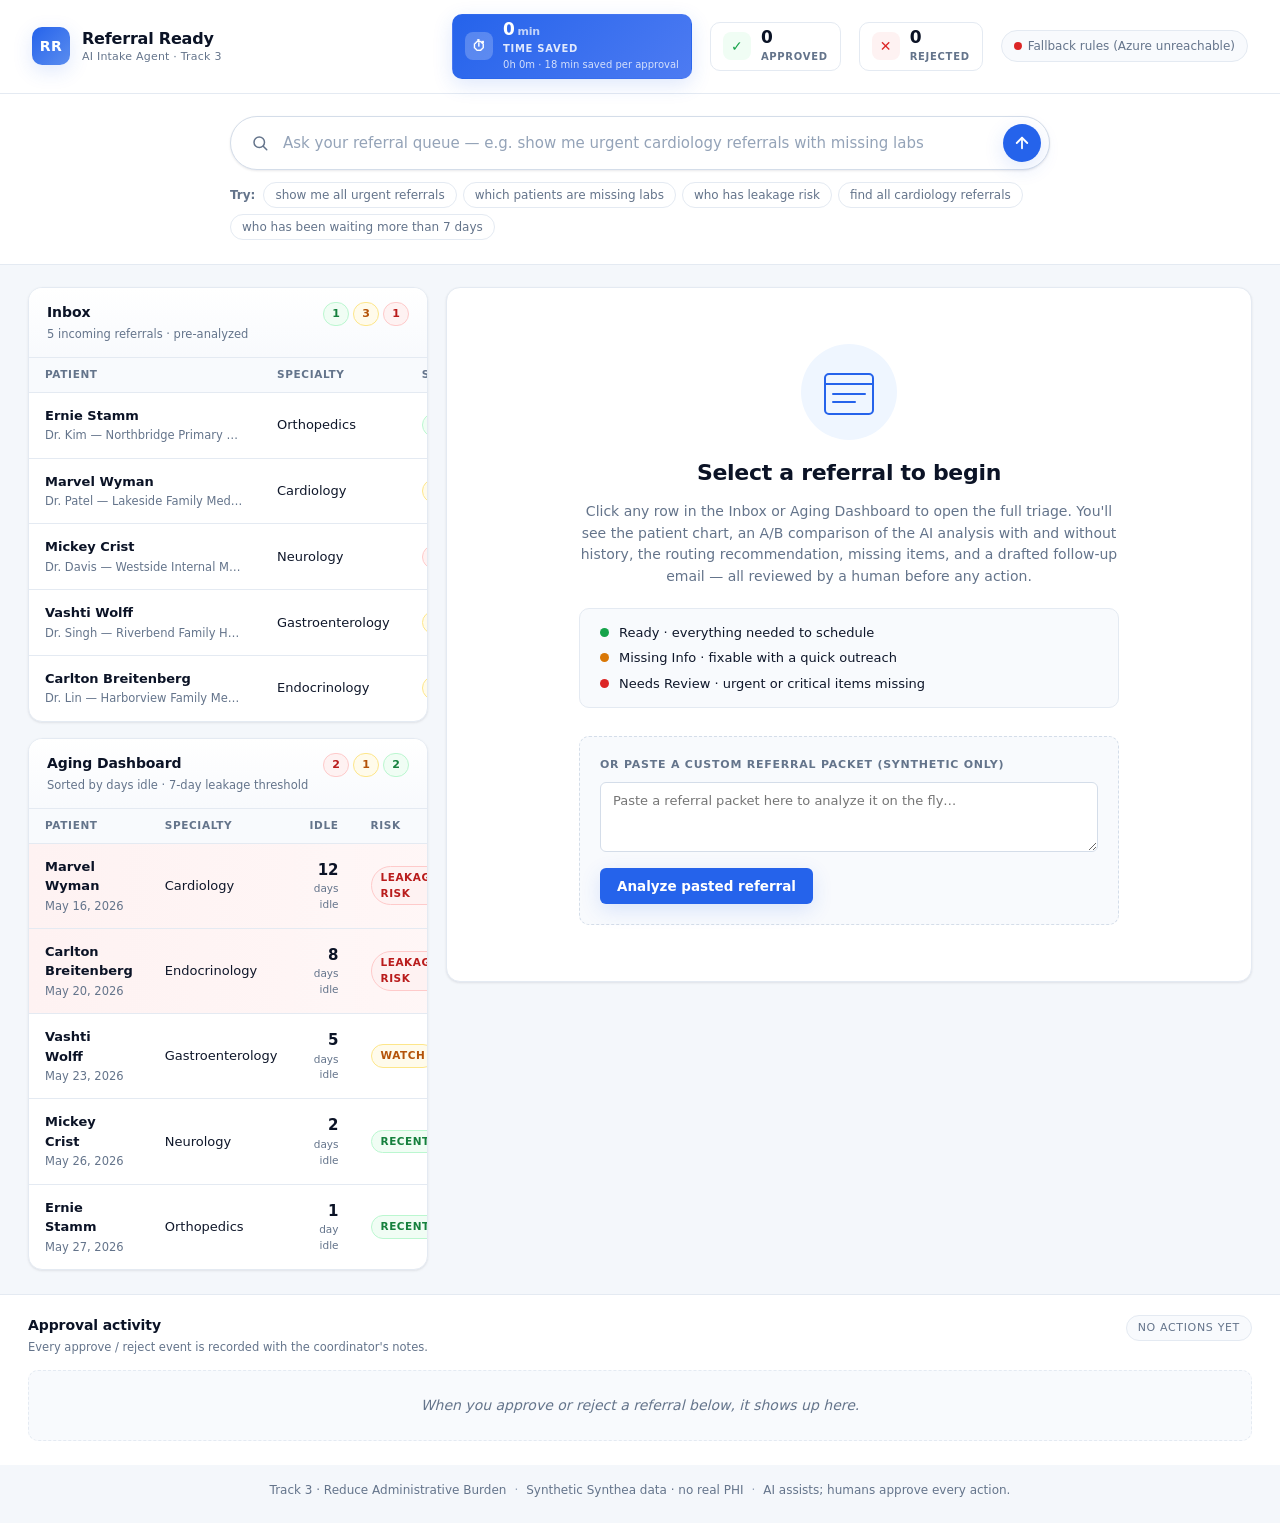
<file: docs/index.html>
<!DOCTYPE html>
<html lang="en">
<head>
    <meta charset="UTF-8" />
    <meta name="viewport" content="width=device-width, initial-scale=1.0" />
    <title>Referral Ready — AI Intake Agent for Schedule-Ready Referrals</title>
    <link rel="stylesheet" href="static/styles.css" />
</head>
<body>
    <!-- ─────────────────────── TOPBAR ─────────────────────── -->
    <header class="topbar">
        <div class="topbar__brand">
            <div class="topbar__mark">RR</div>
            <div class="topbar__brand-text">
                <div class="topbar__name">Referral Ready</div>
                <div class="topbar__sub">AI Intake Agent · Track 3</div>
            </div>
        </div>

        <div class="topbar__stats">
            <div class="topstat topstat--primary">
                <div class="topstat__icon" aria-hidden="true">⏱</div>
                <div class="topstat__body">
                    <div class="topstat__value">
                        <span id="stats-minutes">0</span><span class="topstat__unit">min</span>
                    </div>
                    <div class="topstat__label">Time saved</div>
                    <div id="stats-hours-sub" class="topstat__hint">0h 0m · 18 min/approval</div>
                </div>
            </div>
            <div class="topstat">
                <div class="topstat__icon topstat__icon--ready" aria-hidden="true">✓</div>
                <div class="topstat__body">
                    <div class="topstat__value"><span id="stats-approvals">0</span></div>
                    <div class="topstat__label">Approved</div>
                </div>
            </div>
            <div class="topstat">
                <div class="topstat__icon topstat__icon--reject" aria-hidden="true">✕</div>
                <div class="topstat__body">
                    <div class="topstat__value"><span id="stats-rejects">0</span></div>
                    <div class="topstat__label">Rejected</div>
                </div>
            </div>
            <div class="topbar__status" title="Azure OpenAI status">
                <span id="ai-status" class="status-dot status-dot--idle"></span>
                <span id="ai-status-text">Idle</span>
            </div>
        </div>
    </header>

    <!-- ─────────────────────── SEARCH HERO ─────────────────────── -->
    <section class="search-hero" id="search-panel">
        <div class="search-hero__inner">
            <form id="search-form" class="search-bar" autocomplete="off">
                <span class="search-bar__icon" aria-hidden="true">
                    <svg viewBox="0 0 24 24" width="18" height="18" fill="none" stroke="currentColor" stroke-width="2" stroke-linecap="round" stroke-linejoin="round"><circle cx="11" cy="11" r="7"></circle><line x1="21" y1="21" x2="16.65" y2="16.65"></line></svg>
                </span>
                <input
                    id="search-input"
                    type="text"
                    placeholder="Ask your referral queue — e.g. show me urgent cardiology referrals with missing labs"
                    aria-label="Ask your referral queue"
                />
                <button type="button" id="search-clear" class="search-bar__clear hidden" aria-label="Clear search">×</button>
                <button type="submit" id="search-send" class="search-bar__send" aria-label="Send query">
                    <svg viewBox="0 0 24 24" width="18" height="18" fill="none" stroke="currentColor" stroke-width="2.4" stroke-linecap="round" stroke-linejoin="round"><line x1="12" y1="19" x2="12" y2="5"></line><polyline points="5 12 12 5 19 12"></polyline></svg>
                </button>
            </form>
            <div id="search-suggestions" class="search-hero__chips">
                <span class="search-hero__chips-label">Try:</span>
                <button type="button" class="search-chip">show me all urgent referrals</button>
                <button type="button" class="search-chip">which patients are missing labs</button>
                <button type="button" class="search-chip">who has leakage risk</button>
                <button type="button" class="search-chip">find all cardiology referrals</button>
                <button type="button" class="search-chip">who has been waiting more than 7 days</button>
            </div>
            <div id="search-result" class="search-result hidden">
                <div class="search-result__head">
                    <span class="search-result__count" id="search-count">0 matches</span>
                    <button type="button" id="search-result-clear" class="btn btn--ghost btn--small">Clear filter</button>
                </div>
                <p id="search-explanation" class="search-result__explanation"></p>
                <ul id="search-match-list" class="search-result__list"></ul>
            </div>
        </div>
    </section>

    <!-- ─────────────────────── WORKSPACE GRID ─────────────────────── -->
    <main class="workspace">

        <!-- LEFT SIDEBAR -->
        <aside class="workspace__sidebar">

            <!-- Inbox card -->
            <section class="card card--inbox">
                <header class="card__head">
                    <div>
                        <h2 class="card__title">Inbox</h2>
                        <p class="card__sub"><span id="inbox-count">5</span> incoming referrals · pre-analyzed</p>
                    </div>
                    <div class="card__totals" id="inbox-totals" aria-hidden="true">
                        <span class="pip pip--ready"><span id="inbox-count-ready">0</span></span>
                        <span class="pip pip--missing"><span id="inbox-count-missing">0</span></span>
                        <span class="pip pip--review"><span id="inbox-count-review">0</span></span>
                    </div>
                </header>
                <div class="queue-table-wrap">
                    <table class="queue-table inbox-table">
                        <thead>
                            <tr>
                                <th>Patient</th>
                                <th>Specialty</th>
                                <th>Status</th>
                                <th class="u-right">Urgency</th>
                            </tr>
                        </thead>
                        <tbody id="inbox-rows">
                            <tr class="queue-loading">
                                <td colspan="4">Pre-analyzing 5 referrals against patient charts… first load takes ~5s.</td>
                            </tr>
                        </tbody>
                    </table>
                </div>
            </section>

            <!-- Aging card -->
            <section class="card card--aging">
                <header class="card__head">
                    <div>
                        <h2 class="card__title">Aging Dashboard</h2>
                        <p class="card__sub">Sorted by days idle · 7-day leakage threshold</p>
                    </div>
                    <div class="card__totals" id="aging-totals" aria-hidden="true">
                        <span class="pip pip--review"><span id="aging-count-red">0</span></span>
                        <span class="pip pip--missing"><span id="aging-count-yellow">0</span></span>
                        <span class="pip pip--ready"><span id="aging-count-green">0</span></span>
                    </div>
                </header>
                <div class="queue-table-wrap">
                    <table class="queue-table aging-table">
                        <thead>
                            <tr>
                                <th>Patient</th>
                                <th>Specialty</th>
                                <th class="u-right">Idle</th>
                                <th>Risk</th>
                            </tr>
                        </thead>
                        <tbody id="aging-rows">
                            <tr class="queue-loading"><td colspan="4">Waiting for inbox analysis…</td></tr>
                        </tbody>
                    </table>
                </div>
            </section>

        </aside>

        <!-- RIGHT DETAIL -->
        <section class="workspace__detail card">

            <!-- Empty state -->
            <div id="empty-state" class="empty-state">
                <div class="empty-state__art" aria-hidden="true">
                    <svg viewBox="0 0 64 64" width="64" height="64" fill="none" stroke="currentColor" stroke-width="2" stroke-linecap="round" stroke-linejoin="round">
                        <rect x="8" y="14" width="48" height="40" rx="4"></rect>
                        <line x1="8" y1="24" x2="56" y2="24"></line>
                        <line x1="16" y1="34" x2="48" y2="34"></line>
                        <line x1="16" y1="42" x2="38" y2="42"></line>
                    </svg>
                </div>
                <h2 class="empty-state__title">Select a referral to begin</h2>
                <p class="empty-state__text">
                    Click any row in the Inbox or Aging Dashboard to open the full triage.
                    You'll see the patient chart, an A/B comparison of the AI analysis with
                    and without history, the routing recommendation, missing items, and a
                    drafted follow-up email — all reviewed by a human before any action.
                </p>
                <ul class="empty-state__legend">
                    <li><span class="dot dot--ready"></span> Ready · everything needed to schedule</li>
                    <li><span class="dot dot--missing"></span> Missing Info · fixable with a quick outreach</li>
                    <li><span class="dot dot--review"></span> Needs Review · urgent or critical items missing</li>
                </ul>
                <div class="empty-state__freeform">
                    <label for="free-text" class="freeform__label">Or paste a custom referral packet (synthetic only)</label>
                    <textarea id="free-text" rows="3" placeholder="Paste a referral packet here to analyze it on the fly…"></textarea>
                    <button id="analyze-free" class="btn btn--primary">Analyze pasted referral</button>
                </div>
            </div>

            <!-- Result detail view -->
            <article id="result" class="detail hidden">

                <!-- 1. PATIENT INFO + CHART -->
                <section class="detail-section detail-section--patient">
                    <header class="detail-section__head">
                        <span class="detail-section__step">1</span>
                        <h3 class="detail-section__title">Patient Info</h3>
                    </header>
                    <div class="detail-header">
                        <div>
                            <h2 id="result-patient" class="detail-header__name"></h2>
                            <p id="result-specialty" class="detail-header__sub"></p>
                        </div>
                        <span id="readiness-badge" class="badge"></span>
                    </div>

                    <section id="history-panel" class="history-panel hidden">
                        <header class="history-panel__head">
                            <h4>Patient chart on file</h4>
                            <span id="history-id" class="history-panel__id"></span>
                        </header>
                        <div class="history-panel__meta">
                            <span><strong>Age:</strong> <span id="history-age">—</span></span>
                            <span><strong>Referring doctor:</strong> <span id="history-doctor">—</span></span>
                            <span><strong>Insurance on file:</strong> <span id="history-insurance">—</span></span>
                        </div>
                        <div class="history-panel__grid">
                            <div>
                                <h5>Conditions</h5>
                                <ul id="history-conditions" class="pill-list"></ul>
                            </div>
                            <div>
                                <h5>Active medications</h5>
                                <ul id="history-medications" class="pill-list"></ul>
                            </div>
                            <div class="history-panel__full">
                                <h5>Recent visits</h5>
                                <ul id="history-visits" class="visit-list"></ul>
                            </div>
                        </div>
                    </section>
                    <div id="no-history-banner" class="no-history hidden">
                        No chart on file for this patient — treating as a new patient.
                    </div>
                </section>

                <!-- 2. READINESS -->
                <section class="detail-section detail-section--readiness">
                    <header class="detail-section__head">
                        <span class="detail-section__step">2</span>
                        <h3 class="detail-section__title">Readiness</h3>
                    </header>
                    <div class="detail-meta">
                        <div class="meta-card">
                            <div class="meta-card__label">Confidence</div>
                            <div class="meta-card__value"><span id="confidence-value">—</span>%</div>
                        </div>
                        <div class="meta-card">
                            <div class="meta-card__label">Urgency</div>
                            <div class="meta-card__value" id="urgency-value">—</div>
                        </div>
                        <div class="meta-card">
                            <div class="meta-card__label">Source</div>
                            <div class="meta-card__value meta-card__value--small" id="source-value">—</div>
                        </div>
                    </div>

                    <section id="compare-panel" class="compare-panel hidden">
                        <header class="compare-panel__head">
                            <h4>Why patient history matters</h4>
                            <span class="compare-panel__tag">A/B from GPT-5.4-mini</span>
                        </header>
                        <p class="compare-panel__caption">
                            Both columns are real model calls on the same referral — the right column had the patient's chart attached.
                        </p>
                        <div class="compare-grid">
                            <div class="compare-col compare-col--before">
                                <div class="compare-col__head">Without chart context</div>
                                <span id="cmp-before-badge" class="badge"></span>
                                <dl class="compare-stats">
                                    <div><dt>Urgency</dt><dd id="cmp-before-urgency">—</dd></div>
                                    <div><dt>Confidence</dt><dd><span id="cmp-before-confidence">—</span>%</dd></div>
                                </dl>
                                <div class="compare-section">
                                    <strong>Missing items flagged</strong>
                                    <ul id="cmp-before-missing" class="warn-list"></ul>
                                </div>
                                <div class="compare-section">
                                    <strong>Recommended next step</strong>
                                    <p id="cmp-before-next" class="compare-next"></p>
                                </div>
                            </div>
                            <div class="compare-col compare-col--after">
                                <div class="compare-col__head">With chart context ✨</div>
                                <span id="cmp-after-badge" class="badge"></span>
                                <dl class="compare-stats">
                                    <div><dt>Urgency</dt><dd id="cmp-after-urgency">—</dd></div>
                                    <div><dt>Confidence</dt><dd><span id="cmp-after-confidence">—</span>%</dd></div>
                                </dl>
                                <div class="compare-section">
                                    <strong>Missing items flagged</strong>
                                    <ul id="cmp-after-missing" class="warn-list"></ul>
                                </div>
                                <div class="compare-section">
                                    <strong>Recommended next step</strong>
                                    <p id="cmp-after-next" class="compare-next"></p>
                                </div>
                            </div>
                        </div>
                        <div id="compare-delta" class="compare-delta hidden"></div>
                    </section>
                </section>

                <!-- 3. ROUTING -->
                <section class="detail-section detail-section--routing">
                    <header class="detail-section__head">
                        <span class="detail-section__step">3</span>
                        <h3 class="detail-section__title">Routing</h3>
                    </header>
                    <section id="routing-card" class="routing-card hidden">
                        <div class="routing-card__icon" aria-hidden="true">→</div>
                        <div class="routing-card__body">
                            <div class="routing-card__label">Routing recommendation</div>
                            <p id="routing-text" class="routing-card__text"></p>
                            <p class="routing-card__sub">
                                Suggested by GPT-5.4-mini · final destination set by the coordinator on approval.
                            </p>
                        </div>
                    </section>
                </section>

                <!-- 4. MISSING ITEMS -->
                <section class="detail-section detail-section--items">
                    <header class="detail-section__head">
                        <span class="detail-section__step">4</span>
                        <h3 class="detail-section__title">Missing Items</h3>
                    </header>
                    <div class="result__columns">
                        <div class="result__column">
                            <h4>Present in packet</h4>
                            <ul id="present-list" class="check-list"></ul>
                        </div>
                        <div class="result__column">
                            <h4>Missing or vague</h4>
                            <ul id="missing-list" class="warn-list"></ul>
                        </div>
                    </div>
                    <div class="next-action">
                        <h4>Recommended next action</h4>
                        <p id="next-action-text"></p>
                    </div>
                </section>

                <!-- 5. DRAFT EMAIL -->
                <section class="detail-section detail-section--email" id="email-block">
                    <header class="detail-section__head">
                        <span class="detail-section__step">5</span>
                        <h3 class="detail-section__title">Draft Email</h3>
                    </header>
                    <p class="muted small">Editable. Nothing is sent without explicit human approval.</p>
                    <textarea id="draft-email" rows="10"></textarea>
                </section>

                <!-- 6. APPROVAL CHECKLIST -->
                <section class="detail-section detail-section--approval">
                    <header class="detail-section__head">
                        <span class="detail-section__step">6</span>
                        <h3 class="detail-section__title">Approval Checklist</h3>
                    </header>

                    <div class="safety">
                        <strong>Safety note:</strong>
                        <span id="safety-note-text"></span>
                    </div>

                    <div class="checklist">
                        <label><input type="checkbox" class="approve-check" /> I reviewed the readiness score and urgency.</label>
                        <label><input type="checkbox" class="approve-check" /> I reviewed the missing-info list.</label>
                        <label><input type="checkbox" class="approve-check" /> I reviewed and edited the draft email if needed.</label>
                        <label><input type="checkbox" class="approve-check" /> I confirm this referral is ready for the recommended next action.</label>

                        <div class="coord-notes">
                            <label class="coord-notes__label" for="coord-notes-input">Coordinator notes (optional)</label>
                            <textarea id="coord-notes-input" rows="3" placeholder="Add a note for the audit log — e.g. 'Confirmed with Dr. Patel's office by phone' or 'Patient called back, callback scheduled.'"></textarea>
                            <p class="coord-notes__hint">Saved with the approval event and shown in the activity log below.</p>
                        </div>
                    </div>

                    <div class="actions">
                        <button id="approve-btn" class="btn btn--approve" disabled>Approve &amp; route</button>
                        <button id="reject-btn" class="btn btn--reject">Reject</button>
                        <button id="reset-btn" class="btn btn--ghost">Clear</button>
                    </div>

                    <div id="toast" class="toast hidden"></div>
                </section>

            </article>
        </section>
    </main>

    <!-- ─────────────────────── ACTIVITY BAR ─────────────────────── -->
    <section class="activity-bar">
        <header class="activity-bar__head">
            <div>
                <h2 class="card__title">Approval activity</h2>
                <p class="card__sub">Every approve / reject event is recorded with the coordinator's notes.</p>
            </div>
            <div id="log-empty-pill" class="activity-pill">No actions yet</div>
        </header>
        <ul id="approval-log" class="approval-log">
            <li class="approval-log__empty">When you approve or reject a referral, it shows up here.</li>
        </ul>
    </section>

    <footer class="footer">
        <span>Track 3 · Reduce Administrative Burden</span>
        <span class="footer__dot">·</span>
        <span>Synthetic Synthea data · no real PHI</span>
        <span class="footer__dot">·</span>
        <span>AI assists; humans approve every action.</span>
    </footer>

    <script src="static/static-shim.js"></script>
    <script src="static/app.js"></script>
</body>
</html>
</file>
<file: docs/static/styles.css>
/* ════════════════════════════════════════════════════════════════════
   Referral Ready — Medical blue design system
   ════════════════════════════════════════════════════════════════════ */

:root {
    /* Surface */
    --bg:                 #f4f7fb;
    --surface:            #ffffff;
    --surface-2:          #f8fafd;
    --surface-3:          #eef3fa;

    /* Borders */
    --border:             #e4eaf2;
    --border-strong:      #d4dde9;

    /* Text */
    --text:               #0f172a;
    --text-strong:        #0b1326;
    --text-muted:         #64748b;
    --text-faint:         #94a3b8;

    /* Brand — medical blue */
    --brand:              #2563eb;
    --brand-dark:         #1d4ed8;
    --brand-darker:       #1e40af;
    --brand-light:        #eff6ff;
    --brand-tint:         #dbeafe;

    /* Status colors */
    --ready:              #16a34a;
    --ready-strong:       #15803d;
    --ready-bg:           #f0fdf4;
    --ready-border:       #bbf7d0;

    --warn:               #d97706;
    --warn-strong:        #b45309;
    --warn-bg:            #fffbeb;
    --warn-border:        #fde68a;

    --danger:             #dc2626;
    --danger-strong:      #b91c1c;
    --danger-bg:          #fef2f2;
    --danger-border:      #fecaca;

    /* Shadows */
    --shadow-sm:          0 1px 2px rgba(15, 23, 42, 0.04);
    --shadow:             0 1px 3px rgba(15, 23, 42, 0.06), 0 1px 2px rgba(15, 23, 42, 0.04);
    --shadow-md:          0 4px 12px rgba(15, 23, 42, 0.06), 0 2px 4px rgba(15, 23, 42, 0.04);
    --shadow-brand:       0 6px 20px rgba(37, 99, 235, 0.15);

    /* Radii */
    --radius-sm:          6px;
    --radius:             10px;
    --radius-lg:          14px;
    --radius-pill:        999px;

    /* Layout */
    --page-max:           1480px;
    --gutter:             28px;
    --sidebar-w:          400px;
}

* { box-sizing: border-box; }

html, body {
    margin: 0;
    padding: 0;
    background: var(--bg);
    color: var(--text);
    font-family: ui-sans-serif, system-ui, -apple-system, "SF Pro Text",
                 "Segoe UI", Roboto, "Helvetica Neue", Arial, sans-serif;
    font-size: 14px;
    line-height: 1.5;
    -webkit-font-smoothing: antialiased;
    -moz-osx-font-smoothing: grayscale;
    min-height: 100vh;
}

button, input, textarea { font-family: inherit; color: inherit; }

a { color: var(--brand); text-decoration: none; }

/* ──────────────────────────── TOPBAR ──────────────────────────── */
.topbar {
    background: var(--surface);
    border-bottom: 1px solid var(--border);
    padding: 14px 32px;
    display: flex;
    align-items: center;
    justify-content: space-between;
    gap: 24px;
    position: sticky;
    top: 0;
    z-index: 50;
}

.topbar__brand {
    display: flex;
    align-items: center;
    gap: 12px;
}

.topbar__mark {
    width: 38px;
    height: 38px;
    border-radius: 10px;
    background: linear-gradient(135deg, var(--brand) 0%, #5b8def 100%);
    color: #fff;
    display: flex;
    align-items: center;
    justify-content: center;
    font-weight: 700;
    letter-spacing: 0.5px;
    font-size: 14px;
    box-shadow: var(--shadow-brand);
}

.topbar__brand-text { line-height: 1.2; }

.topbar__name {
    font-size: 16px;
    font-weight: 700;
    color: var(--text-strong);
    letter-spacing: -0.2px;
}

.topbar__sub {
    font-size: 11px;
    color: var(--text-muted);
    margin-top: 2px;
    font-weight: 500;
    letter-spacing: 0.02em;
}

/* Topbar stats — inline */
.topbar__stats {
    display: flex;
    align-items: center;
    gap: 18px;
}

.topstat {
    display: flex;
    align-items: center;
    gap: 10px;
    padding: 6px 12px;
    border-radius: var(--radius);
    background: var(--surface);
    border: 1px solid var(--border);
    transition: border-color 0.15s, background 0.15s;
}

.topstat--primary {
    background: linear-gradient(135deg, var(--brand) 0%, #4d7bf2 100%);
    border-color: transparent;
    color: #fff;
    box-shadow: var(--shadow-brand);
}

.topstat__icon {
    width: 28px;
    height: 28px;
    border-radius: 8px;
    background: var(--surface-3);
    color: var(--brand);
    display: flex;
    align-items: center;
    justify-content: center;
    font-size: 14px;
    font-weight: 700;
    flex-shrink: 0;
}

.topstat--primary .topstat__icon {
    background: rgba(255, 255, 255, 0.22);
    color: #fff;
}

.topstat__icon--ready { background: var(--ready-bg); color: var(--ready); }
.topstat__icon--reject { background: var(--danger-bg); color: var(--danger); }

.topstat__body { min-width: 0; }

.topstat__value {
    font-size: 17px;
    font-weight: 700;
    letter-spacing: -0.3px;
    font-variant-numeric: tabular-nums;
    line-height: 1.05;
    color: var(--text-strong);
    transition: transform 0.25s ease;
    display: flex;
    align-items: baseline;
    gap: 3px;
}

.topstat--primary .topstat__value { color: #fff; }

.topstat__value.bump { transform: scale(1.18); }

.topstat__unit {
    font-size: 11px;
    font-weight: 600;
    opacity: 0.7;
}

.topstat__label {
    font-size: 10px;
    text-transform: uppercase;
    letter-spacing: 0.07em;
    font-weight: 700;
    color: var(--text-muted);
    margin-top: 2px;
}

.topstat--primary .topstat__label { color: rgba(255, 255, 255, 0.85); }

.topstat__hint {
    font-size: 10px;
    font-weight: 500;
    margin-top: 1px;
    opacity: 0.78;
}

.topstat:not(.topstat--primary) .topstat__hint { display: none; }

.topbar__status {
    display: flex;
    align-items: center;
    gap: 6px;
    padding: 6px 12px;
    background: var(--surface-2);
    border: 1px solid var(--border);
    border-radius: var(--radius-pill);
    font-size: 12px;
    color: var(--text-muted);
    font-weight: 500;
}

.status-dot {
    width: 8px;
    height: 8px;
    border-radius: 50%;
    background: var(--text-faint);
    flex-shrink: 0;
}

.status-dot--idle { background: var(--text-faint); }
.status-dot--busy { background: var(--warn); animation: pulse 1.4s ease-in-out infinite; }
.status-dot--ok   { background: var(--ready); }
.status-dot--err  { background: var(--danger); }

@keyframes pulse {
    0%, 100% { opacity: 1; }
    50% { opacity: 0.4; }
}

/* ──────────────────────────── SEARCH HERO ──────────────────────────── */
.search-hero {
    background: var(--surface);
    border-bottom: 1px solid var(--border);
    padding: 22px 32px 24px;
}

.search-hero__inner {
    max-width: 820px;
    margin: 0 auto;
}

.search-bar {
    display: flex;
    align-items: center;
    gap: 10px;
    background: var(--surface);
    border: 1.5px solid var(--border-strong);
    border-radius: var(--radius-pill);
    padding: 6px 8px 6px 20px;
    transition: border-color 0.15s, box-shadow 0.15s;
    box-shadow: var(--shadow);
}

.search-bar:focus-within {
    border-color: var(--brand);
    box-shadow: 0 0 0 4px rgba(37, 99, 235, 0.12);
}

.search-bar__icon {
    display: inline-flex;
    color: var(--text-muted);
    flex-shrink: 0;
}

.search-bar input {
    flex: 1;
    border: none;
    outline: none;
    background: transparent;
    font-size: 15px;
    padding: 11px 4px;
    color: var(--text);
    min-width: 0;
}

.search-bar input::placeholder { color: var(--text-faint); }

.search-bar__send,
.search-bar__clear {
    flex-shrink: 0;
    border: none;
    cursor: pointer;
}

.search-bar__send {
    background: var(--brand);
    color: #fff;
    width: 38px;
    height: 38px;
    border-radius: 50%;
    display: flex;
    align-items: center;
    justify-content: center;
    transition: background 0.15s, transform 0.1s;
    box-shadow: var(--shadow-brand);
}

.search-bar__send:hover { background: var(--brand-dark); }
.search-bar__send:active { transform: scale(0.95); }
.search-bar__send:disabled { background: var(--text-faint); cursor: not-allowed; box-shadow: none; }

.search-bar__clear {
    background: transparent;
    color: var(--text-muted);
    font-size: 22px;
    line-height: 1;
    width: 30px;
    height: 30px;
    border-radius: 50%;
    padding: 0;
}

.search-bar__clear:hover { background: var(--surface-3); color: var(--text); }

.search-hero__chips {
    display: flex;
    flex-wrap: wrap;
    align-items: center;
    gap: 6px;
    margin-top: 12px;
    font-size: 12px;
    color: var(--text-muted);
}

.search-hero__chips-label {
    margin-right: 2px;
    font-weight: 600;
}

.search-chip {
    background: var(--surface);
    border: 1px solid var(--border);
    color: var(--text-muted);
    padding: 5px 11px;
    border-radius: var(--radius-pill);
    font-size: 12px;
    cursor: pointer;
    transition: background 0.15s, border-color 0.15s, color 0.15s;
}

.search-chip:hover {
    background: var(--brand-light);
    border-color: var(--brand);
    color: var(--brand-dark);
}

.search-result {
    margin-top: 14px;
    padding: 14px 16px;
    background: var(--surface);
    border: 1px solid var(--brand-tint);
    border-radius: var(--radius);
    box-shadow: var(--shadow-sm);
}

.search-result.is-loading {
    border-style: dashed;
    color: var(--text-muted);
}

.search-result__head {
    display: flex;
    align-items: center;
    justify-content: space-between;
    gap: 10px;
    margin-bottom: 8px;
    flex-wrap: wrap;
}

.search-result__count {
    font-size: 11px;
    font-weight: 700;
    text-transform: uppercase;
    letter-spacing: 0.06em;
    padding: 4px 11px;
    background: var(--brand);
    color: #fff;
    border-radius: var(--radius-pill);
}

.search-result__count--zero { background: var(--text-muted); }

.search-result__explanation {
    margin: 0 0 8px;
    color: var(--text);
    font-size: 13.5px;
    line-height: 1.5;
}

.search-result__list {
    list-style: none;
    padding: 0;
    margin: 0;
    display: flex;
    flex-wrap: wrap;
    gap: 6px;
}

.search-result__list li {
    background: var(--brand-light);
    color: var(--brand-dark);
    border: 1px solid var(--brand-tint);
    padding: 4px 11px;
    border-radius: var(--radius-pill);
    font-size: 12.5px;
    font-weight: 600;
    cursor: pointer;
    transition: background 0.15s;
}

.search-result__list li:hover { background: var(--brand-tint); }

/* ──────────────────────────── WORKSPACE ──────────────────────────── */
.workspace {
    max-width: var(--page-max);
    margin: 0 auto;
    padding: 22px var(--gutter) 16px;
    display: grid;
    grid-template-columns: var(--sidebar-w) 1fr;
    gap: 18px;
    align-items: start;
}

.workspace__sidebar {
    display: flex;
    flex-direction: column;
    gap: 16px;
    position: sticky;
    top: 76px;
}

.workspace__detail {
    min-height: 600px;
}

/* ──────────────────────────── CARD ──────────────────────────── */
.card {
    background: var(--surface);
    border: 1px solid var(--border);
    border-radius: var(--radius-lg);
    box-shadow: var(--shadow);
    overflow: hidden;
}

.card__head {
    padding: 14px 18px;
    border-bottom: 1px solid var(--border);
    display: flex;
    align-items: flex-start;
    justify-content: space-between;
    gap: 12px;
    background: linear-gradient(180deg, var(--surface) 0%, var(--surface-2) 100%);
}

.card__title {
    margin: 0;
    font-size: 14px;
    font-weight: 700;
    color: var(--text-strong);
    letter-spacing: -0.1px;
}

.card__sub {
    margin: 3px 0 0;
    font-size: 11.5px;
    color: var(--text-muted);
    font-weight: 500;
}

.card__totals {
    display: flex;
    gap: 4px;
    flex-shrink: 0;
}

/* Pip counters */
.pip {
    display: inline-flex;
    align-items: center;
    justify-content: center;
    min-width: 26px;
    padding: 3px 8px;
    border-radius: var(--radius-pill);
    font-size: 11px;
    font-weight: 700;
    border: 1px solid transparent;
}

.pip--ready   { background: var(--ready-bg);   color: var(--ready-strong);   border-color: var(--ready-border); }
.pip--missing { background: var(--warn-bg);    color: var(--warn-strong);    border-color: var(--warn-border); }
.pip--review  { background: var(--danger-bg); color: var(--danger-strong); border-color: var(--danger-border); }

/* ──────────────────────────── QUEUE TABLES ──────────────────────────── */
.queue-table-wrap {
    overflow-x: auto;
}

.queue-table {
    width: 100%;
    border-collapse: collapse;
    font-size: 13px;
}

.queue-table thead {
    background: var(--surface-2);
}

.queue-table th {
    text-align: left;
    font-size: 10.5px;
    text-transform: uppercase;
    letter-spacing: 0.06em;
    color: var(--text-muted);
    font-weight: 700;
    padding: 9px 16px;
    border-bottom: 1px solid var(--border);
    white-space: nowrap;
}

.queue-table th.u-right { text-align: right; }

.queue-table td {
    padding: 13px 16px;
    border-bottom: 1px solid var(--border);
    vertical-align: middle;
}

.queue-table tbody tr {
    cursor: pointer;
    transition: background 0.12s;
}

.queue-table tbody tr:hover { background: var(--surface-2); }

.queue-table tbody tr.active {
    background: var(--brand-light);
    box-shadow: inset 3px 0 0 var(--brand);
}

.queue-table tbody tr:last-child td { border-bottom: none; }

.queue-table .cell-patient {
    font-weight: 600;
    color: var(--text-strong);
}

.queue-table .cell-patient .meta {
    display: block;
    font-weight: 400;
    font-size: 11.5px;
    color: var(--text-muted);
    margin-top: 2px;
    overflow: hidden;
    text-overflow: ellipsis;
    white-space: nowrap;
    max-width: 200px;
}

.queue-loading td {
    text-align: center;
    color: var(--text-muted);
    font-style: italic;
    padding: 32px 14px;
    font-size: 12.5px;
}

.queue-error td {
    text-align: center;
    color: var(--danger);
    padding: 18px 14px;
}

/* Inbox specifics: status badge, urgency icon */
.inbox-table .badge {
    font-size: 10.5px;
    padding: 3px 9px;
}

.inbox-table .urgency-cell {
    text-align: right;
    font-weight: 600;
    font-size: 12.5px;
    white-space: nowrap;
}

.urgency-icon {
    display: inline-flex;
    align-items: center;
    gap: 5px;
    padding: 3px 9px;
    border-radius: var(--radius-pill);
    font-size: 11px;
    font-weight: 700;
    text-transform: uppercase;
    letter-spacing: 0.04em;
}

.urgency-icon::before {
    content: "";
    width: 6px;
    height: 6px;
    border-radius: 50%;
    background: currentColor;
}

.urgency-icon--high   { background: var(--danger-bg);  color: var(--danger-strong); }
.urgency-icon--medium { background: var(--warn-bg);    color: var(--warn-strong); }
.urgency-icon--low    { background: var(--surface-3);  color: var(--text-muted); }

/* Aging specifics: red row tint */
.aging-table tbody tr.is-red {
    background: linear-gradient(90deg, #fef2f2 0%, #fff7f7 100%);
}

.aging-table tbody tr.is-red:hover {
    background: linear-gradient(90deg, #fee2e2 0%, #ffeded 100%);
}

.aging-table tbody tr.is-red.active {
    background: linear-gradient(90deg, #fee2e2 0%, #fde2e2 100%);
    box-shadow: inset 3px 0 0 var(--danger);
}

.aging-table .days-idle {
    font-weight: 700;
    font-size: 15px;
    font-variant-numeric: tabular-nums;
    color: var(--text-strong);
}

.aging-table .days-idle__sub {
    display: block;
    font-size: 10.5px;
    color: var(--text-muted);
    font-weight: 500;
}

.risk-pill {
    display: inline-block;
    font-size: 10.5px;
    font-weight: 700;
    text-transform: uppercase;
    letter-spacing: 0.05em;
    padding: 3px 9px;
    border-radius: var(--radius-pill);
}

.risk-pill--red    { background: var(--danger-bg); color: var(--danger-strong); border: 1px solid var(--danger-border); }
.risk-pill--yellow { background: var(--warn-bg);   color: var(--warn-strong);   border: 1px solid var(--warn-border); }
.risk-pill--green  { background: var(--ready-bg);  color: var(--ready-strong);  border: 1px solid var(--ready-border); }

/* Search row highlight */
.queue-table tbody tr.is-search-match {
    background: linear-gradient(90deg, #fff9d8 0%, #fffce0 100%);
    box-shadow: inset 4px 0 0 #ca8a04;
}

.queue-table tbody tr.is-search-match:hover { background: #fff4b8; }

.queue-table tbody tr.is-search-dim { opacity: 0.42; }

/* ──────────────────────────── EMPTY STATE ──────────────────────────── */
.empty-state {
    padding: 56px 40px;
    text-align: center;
    color: var(--text-muted);
    display: flex;
    flex-direction: column;
    align-items: center;
    gap: 12px;
    max-width: 620px;
    margin: 0 auto;
}

.empty-state__art {
    color: var(--brand);
    background: var(--brand-light);
    width: 96px;
    height: 96px;
    border-radius: 50%;
    display: flex;
    align-items: center;
    justify-content: center;
    margin-bottom: 4px;
}

.empty-state__title {
    margin: 0;
    font-size: 22px;
    font-weight: 700;
    color: var(--text-strong);
    letter-spacing: -0.3px;
}

.empty-state__text {
    margin: 0;
    font-size: 14px;
    line-height: 1.55;
    color: var(--text-muted);
}

.empty-state__legend {
    list-style: none;
    padding: 0;
    margin: 8px 0 0;
    display: flex;
    flex-direction: column;
    gap: 6px;
    align-items: flex-start;
    text-align: left;
    font-size: 13px;
    color: var(--text);
    background: var(--surface-2);
    padding: 14px 20px;
    border-radius: var(--radius);
    border: 1px solid var(--border);
    align-self: stretch;
}

.empty-state__legend li {
    display: flex;
    align-items: center;
    gap: 10px;
}

.dot {
    width: 9px;
    height: 9px;
    border-radius: 50%;
}

.dot--ready   { background: var(--ready); }
.dot--missing { background: var(--warn); }
.dot--review  { background: var(--danger); }

.empty-state__freeform {
    margin-top: 16px;
    width: 100%;
    text-align: left;
    padding: 20px;
    background: var(--surface-2);
    border: 1px dashed var(--border-strong);
    border-radius: var(--radius);
}

.freeform__label {
    display: block;
    font-size: 11px;
    text-transform: uppercase;
    letter-spacing: 0.07em;
    font-weight: 700;
    color: var(--text-muted);
    margin-bottom: 8px;
}

.empty-state__freeform textarea {
    width: 100%;
    border: 1px solid var(--border-strong);
    border-radius: var(--radius-sm);
    padding: 10px 12px;
    font-size: 13px;
    background: var(--surface);
    color: var(--text);
    resize: vertical;
    min-height: 70px;
}

.empty-state__freeform textarea:focus {
    outline: none;
    border-color: var(--brand);
    box-shadow: 0 0 0 3px rgba(37, 99, 235, 0.12);
}

.empty-state__freeform .btn { margin-top: 10px; }

/* ──────────────────────────── DETAIL VIEW ──────────────────────────── */
.detail {
    padding: 22px 28px 32px;
}

.detail-section {
    padding: 18px 0 22px;
    border-bottom: 1px solid var(--border);
}

.detail-section:last-child { border-bottom: none; padding-bottom: 8px; }

.detail-section:first-child { padding-top: 4px; }

.detail-section__head {
    display: flex;
    align-items: center;
    gap: 10px;
    margin-bottom: 14px;
}

.detail-section__step {
    width: 22px;
    height: 22px;
    border-radius: 50%;
    background: var(--brand-light);
    color: var(--brand-dark);
    display: flex;
    align-items: center;
    justify-content: center;
    font-size: 11px;
    font-weight: 700;
    flex-shrink: 0;
}

.detail-section__title {
    margin: 0;
    font-size: 13px;
    text-transform: uppercase;
    letter-spacing: 0.08em;
    font-weight: 700;
    color: var(--text-muted);
}

.detail-header {
    display: flex;
    align-items: flex-start;
    justify-content: space-between;
    gap: 16px;
    margin-bottom: 14px;
}

.detail-header__name {
    margin: 0;
    font-size: 22px;
    font-weight: 700;
    color: var(--text-strong);
    letter-spacing: -0.4px;
}

.detail-header__sub {
    margin: 4px 0 0;
    font-size: 13px;
    color: var(--text-muted);
}

/* Badge */
.badge {
    display: inline-flex;
    align-items: center;
    gap: 6px;
    padding: 6px 12px;
    border-radius: var(--radius-pill);
    font-weight: 700;
    font-size: 11.5px;
    letter-spacing: 0.05em;
    text-transform: uppercase;
    white-space: nowrap;
}

.badge::before {
    content: "";
    width: 6px;
    height: 6px;
    border-radius: 50%;
    background: currentColor;
}

.badge--ready   { background: var(--ready-bg);  color: var(--ready-strong);   border: 1px solid var(--ready-border); }
.badge--missing { background: var(--warn-bg);   color: var(--warn-strong);    border: 1px solid var(--warn-border); }
.badge--review  { background: var(--danger-bg); color: var(--danger-strong); border: 1px solid var(--danger-border); }

/* Meta cards */
.detail-meta {
    display: grid;
    grid-template-columns: repeat(3, 1fr);
    gap: 10px;
    margin-bottom: 16px;
}

@media (max-width: 720px) {
    .detail-meta { grid-template-columns: 1fr; }
}

.meta-card {
    background: var(--surface-2);
    border: 1px solid var(--border);
    border-radius: var(--radius);
    padding: 11px 14px;
}

.meta-card__label {
    font-size: 10.5px;
    text-transform: uppercase;
    letter-spacing: 0.08em;
    color: var(--text-muted);
    font-weight: 700;
    margin-bottom: 3px;
}

.meta-card__value {
    font-size: 19px;
    font-weight: 700;
    color: var(--text-strong);
    font-variant-numeric: tabular-nums;
}

.meta-card__value--small { font-size: 13px; font-weight: 600; }

/* Patient history */
.history-panel {
    background: var(--brand-light);
    border: 1px solid var(--brand-tint);
    border-radius: var(--radius);
    padding: 14px 18px;
}

.history-panel__head {
    display: flex;
    align-items: baseline;
    justify-content: space-between;
    gap: 12px;
    margin-bottom: 10px;
}

.history-panel__head h4 {
    margin: 0;
    color: var(--brand-darker);
    font-size: 12px;
    text-transform: uppercase;
    letter-spacing: 0.07em;
    font-weight: 700;
}

.history-panel__id {
    font-size: 11px;
    color: var(--text-muted);
    font-family: ui-monospace, "SF Mono", Menlo, Consolas, monospace;
}

.history-panel__meta {
    display: flex;
    flex-wrap: wrap;
    gap: 16px;
    font-size: 13px;
    margin-bottom: 12px;
    color: var(--text);
}

.history-panel__meta strong {
    color: var(--text-muted);
    font-weight: 600;
    margin-right: 4px;
}

.history-panel__grid {
    display: grid;
    grid-template-columns: 1fr 1fr;
    gap: 14px;
}

.history-panel__full { grid-column: 1 / -1; }

.history-panel h5 {
    margin: 0 0 6px;
    font-size: 10.5px;
    text-transform: uppercase;
    letter-spacing: 0.08em;
    color: var(--text-muted);
    font-weight: 700;
}

.pill-list,
.visit-list { list-style: none; padding: 0; margin: 0; }

.pill-list li {
    display: inline-block;
    background: var(--surface);
    border: 1px solid var(--brand-tint);
    color: var(--brand-darker);
    padding: 4px 10px;
    border-radius: var(--radius-pill);
    font-size: 12px;
    margin: 0 5px 5px 0;
}

.pill-list:empty::before,
.visit-list:empty::before {
    content: "None on file.";
    color: var(--text-muted);
    font-style: italic;
    font-size: 12px;
}

.visit-list li {
    background: var(--surface);
    border: 1px solid var(--border);
    border-radius: var(--radius-sm);
    padding: 6px 10px;
    margin-bottom: 5px;
    font-size: 12.5px;
    font-family: ui-monospace, "SF Mono", Menlo, Consolas, monospace;
}

.visit-list li:last-child { margin-bottom: 0; }

.no-history {
    padding: 10px 14px;
    background: var(--warn-bg);
    border: 1px solid var(--warn-border);
    color: var(--warn-strong);
    border-radius: var(--radius);
    font-size: 12.5px;
}

@media (max-width: 720px) {
    .history-panel__grid { grid-template-columns: 1fr; }
}

/* Compare panel */
.compare-panel {
    margin-top: 14px;
    padding: 16px 18px;
    background: linear-gradient(135deg, var(--brand-light) 0%, #fff9ec 100%);
    border: 1px solid var(--brand-tint);
    border-radius: var(--radius);
}

.compare-panel__head {
    display: flex;
    align-items: center;
    justify-content: space-between;
    gap: 10px;
    margin-bottom: 4px;
}

.compare-panel__head h4 {
    margin: 0;
    font-size: 12px;
    text-transform: uppercase;
    letter-spacing: 0.07em;
    color: var(--brand-darker);
    font-weight: 700;
}

.compare-panel__tag {
    font-size: 10.5px;
    font-weight: 600;
    padding: 3px 9px;
    background: var(--surface);
    border: 1px solid var(--brand-tint);
    border-radius: var(--radius-pill);
    color: var(--brand-dark);
}

.compare-panel__caption {
    margin: 4px 0 12px;
    font-size: 12px;
    color: var(--text-muted);
}

.compare-grid {
    display: grid;
    grid-template-columns: 1fr 1fr;
    gap: 12px;
}

@media (max-width: 820px) { .compare-grid { grid-template-columns: 1fr; } }

.compare-col {
    background: var(--surface);
    border: 1px solid var(--border);
    border-radius: var(--radius);
    padding: 14px 16px;
}

.compare-col--after {
    border: 1.5px solid var(--brand);
    box-shadow: 0 4px 12px rgba(37, 99, 235, 0.10);
}

.compare-col__head {
    font-size: 11px;
    text-transform: uppercase;
    letter-spacing: 0.07em;
    color: var(--text-muted);
    font-weight: 700;
    margin-bottom: 10px;
}

.compare-col--after .compare-col__head { color: var(--brand-dark); }

.compare-col .badge { margin-bottom: 10px; }

.compare-stats {
    display: flex;
    gap: 16px;
    margin: 0 0 12px;
}

.compare-stats div { display: flex; flex-direction: column; }

.compare-stats dt {
    font-size: 10.5px;
    text-transform: uppercase;
    letter-spacing: 0.06em;
    color: var(--text-muted);
    margin: 0;
    font-weight: 700;
}

.compare-stats dd {
    margin: 2px 0 0;
    font-size: 15px;
    font-weight: 700;
    color: var(--text-strong);
}

.compare-section { margin-top: 8px; }

.compare-section strong {
    display: block;
    font-size: 10.5px;
    text-transform: uppercase;
    letter-spacing: 0.06em;
    color: var(--text-muted);
    margin-bottom: 6px;
    font-weight: 700;
}

.compare-section .warn-list li {
    font-size: 12px;
    padding: 5px 8px;
}

.compare-next {
    margin: 0;
    font-size: 13px;
    line-height: 1.45;
    color: var(--text);
}

.compare-delta {
    margin-top: 12px;
    padding: 10px 14px;
    background: var(--surface);
    border: 1px solid var(--brand-tint);
    border-radius: var(--radius);
    color: var(--brand-darker);
    font-size: 13px;
    font-weight: 500;
}

.compare-delta strong { color: var(--brand-darker); font-weight: 700; }

/* Routing card */
.routing-card {
    display: flex;
    align-items: center;
    gap: 14px;
    background: var(--surface);
    border: 1px solid var(--brand-tint);
    border-left: 4px solid var(--brand);
    border-radius: var(--radius);
    padding: 14px 18px;
    box-shadow: var(--shadow-sm);
}

.routing-card__icon {
    flex-shrink: 0;
    width: 38px;
    height: 38px;
    border-radius: 50%;
    background: var(--brand);
    color: #fff;
    font-size: 20px;
    font-weight: 700;
    display: flex;
    align-items: center;
    justify-content: center;
    line-height: 1;
    box-shadow: var(--shadow-brand);
}

.routing-card__body { flex: 1; min-width: 0; }

.routing-card__label {
    font-size: 10.5px;
    text-transform: uppercase;
    letter-spacing: 0.08em;
    font-weight: 700;
    color: var(--brand-dark);
    margin-bottom: 2px;
}

.routing-card__text {
    margin: 0;
    font-size: 15px;
    font-weight: 600;
    color: var(--text-strong);
    line-height: 1.4;
}

.routing-card__sub {
    margin: 6px 0 0;
    font-size: 11.5px;
    color: var(--text-muted);
}

/* Present/missing columns */
.result__columns {
    display: grid;
    grid-template-columns: 1fr 1fr;
    gap: 14px;
    margin-bottom: 14px;
}

@media (max-width: 720px) { .result__columns { grid-template-columns: 1fr; } }

.result__column h4 {
    margin: 0 0 8px;
    font-size: 11px;
    text-transform: uppercase;
    letter-spacing: 0.07em;
    color: var(--text-muted);
    font-weight: 700;
}

.check-list, .warn-list { list-style: none; padding: 0; margin: 0; }

.check-list li, .warn-list li {
    padding: 7px 10px;
    border-radius: var(--radius-sm);
    margin-bottom: 5px;
    font-size: 13px;
    line-height: 1.4;
}

.check-list li {
    background: var(--ready-bg);
    color: var(--ready-strong);
    border: 1px solid var(--ready-border);
}

.check-list li::before { content: "✓ "; font-weight: 700; }

.warn-list li {
    background: var(--warn-bg);
    color: var(--warn-strong);
    border: 1px solid var(--warn-border);
}

.warn-list li::before { content: "! "; font-weight: 700; }

.check-list li:last-child, .warn-list li:last-child { margin-bottom: 0; }

.check-list:empty::before,
.warn-list:empty::before {
    content: "None.";
    color: var(--text-muted);
    font-style: italic;
    font-size: 12px;
}

.next-action {
    background: var(--brand-light);
    border: 1px solid var(--brand-tint);
    border-radius: var(--radius);
    padding: 12px 16px;
}

.next-action h4 {
    margin: 0 0 4px;
    font-size: 11px;
    text-transform: uppercase;
    letter-spacing: 0.07em;
    color: var(--brand-dark);
    font-weight: 700;
}

.next-action p { margin: 0; font-weight: 500; font-size: 13.5px; line-height: 1.45; }

/* Email block */
.detail-section--email textarea {
    width: 100%;
    border: 1px solid var(--border-strong);
    border-radius: var(--radius);
    padding: 12px 14px;
    font-family: ui-monospace, "SF Mono", Menlo, Consolas, monospace;
    font-size: 13px;
    line-height: 1.55;
    background: var(--surface);
    color: var(--text);
    resize: vertical;
    min-height: 200px;
}

.detail-section--email textarea:focus {
    outline: none;
    border-color: var(--brand);
    box-shadow: 0 0 0 3px rgba(37, 99, 235, 0.12);
}

/* Safety */
.safety {
    background: var(--warn-bg);
    border: 1px solid var(--warn-border);
    color: var(--warn-strong);
    border-radius: var(--radius);
    padding: 10px 14px;
    margin-bottom: 14px;
    font-size: 12.5px;
    line-height: 1.45;
}

/* Checklist */
.checklist {
    background: var(--surface-2);
    border: 1px solid var(--border);
    border-radius: var(--radius);
    padding: 14px 18px;
    margin-bottom: 14px;
}

.checklist label {
    display: flex;
    align-items: flex-start;
    gap: 10px;
    padding: 6px 0;
    cursor: pointer;
    font-size: 13.5px;
    color: var(--text);
}

.checklist input[type="checkbox"] {
    margin-top: 3px;
    accent-color: var(--brand);
    transform: scale(1.1);
}

.coord-notes {
    margin-top: 12px;
    padding-top: 12px;
    border-top: 1px dashed var(--border-strong);
}

.coord-notes__label {
    display: block;
    font-size: 10.5px;
    text-transform: uppercase;
    letter-spacing: 0.07em;
    font-weight: 700;
    color: var(--text-muted);
    margin-bottom: 6px;
}

.coord-notes textarea {
    width: 100%;
    min-height: 64px;
    border: 1px solid var(--border-strong);
    border-radius: var(--radius-sm);
    padding: 9px 12px;
    font-size: 13px;
    background: var(--surface);
    color: var(--text);
    resize: vertical;
}

.coord-notes textarea:focus {
    outline: none;
    border-color: var(--brand);
    box-shadow: 0 0 0 3px rgba(37, 99, 235, 0.12);
}

.coord-notes__hint {
    margin: 6px 0 0;
    font-size: 11.5px;
    color: var(--text-muted);
}

/* Buttons */
.btn {
    display: inline-flex;
    align-items: center;
    justify-content: center;
    padding: 9px 16px;
    border: 1px solid transparent;
    border-radius: var(--radius-sm);
    font-size: 13.5px;
    font-weight: 600;
    cursor: pointer;
    transition: background 0.15s, border-color 0.15s, transform 0.05s, box-shadow 0.15s;
    white-space: nowrap;
}

.btn:active { transform: translateY(1px); }

.btn--primary {
    background: var(--brand);
    color: #fff;
    box-shadow: var(--shadow-brand);
}

.btn--primary:hover { background: var(--brand-dark); }

.btn--approve {
    background: var(--ready);
    color: #fff;
    box-shadow: 0 4px 12px rgba(22, 163, 74, 0.18);
}

.btn--approve:hover:not(:disabled) { background: var(--ready-strong); }

.btn--approve:disabled {
    background: #c7d1de;
    cursor: not-allowed;
    box-shadow: none;
}

.btn--reject {
    background: var(--surface);
    border-color: var(--danger-border);
    color: var(--danger-strong);
}

.btn--reject:hover { background: var(--danger-bg); }

.btn--ghost {
    background: transparent;
    border-color: var(--border-strong);
    color: var(--text-muted);
}

.btn--ghost:hover { background: var(--surface-2); color: var(--text); }

.btn--small { padding: 4px 12px; font-size: 12px; }

.actions {
    display: flex;
    gap: 10px;
    margin-bottom: 10px;
}

/* Toast */
.toast {
    margin-top: 10px;
    padding: 11px 14px;
    background: var(--ready-bg);
    border: 1px solid var(--ready-border);
    color: var(--ready-strong);
    border-radius: var(--radius);
    font-size: 13px;
    font-weight: 600;
    animation: toast-in 0.25s ease;
}

.toast--reject {
    background: var(--danger-bg);
    border-color: var(--danger-border);
    color: var(--danger-strong);
}

@keyframes toast-in {
    from { opacity: 0; transform: translateY(-3px); }
    to   { opacity: 1; transform: translateY(0); }
}

/* ──────────────────────────── ACTIVITY BAR ──────────────────────────── */
.activity-bar {
    background: var(--surface);
    border-top: 1px solid var(--border);
    padding: 20px var(--gutter) 24px;
    margin-top: 8px;
}

.activity-bar__head {
    max-width: var(--page-max);
    margin: 0 auto 14px;
    display: flex;
    align-items: flex-start;
    justify-content: space-between;
    gap: 16px;
    flex-wrap: wrap;
}

.activity-pill {
    font-size: 11px;
    text-transform: uppercase;
    letter-spacing: 0.06em;
    color: var(--text-muted);
    padding: 4px 11px;
    border: 1px solid var(--border);
    border-radius: var(--radius-pill);
    background: var(--surface-2);
}

.approval-log {
    list-style: none;
    margin: 0 auto;
    padding: 0;
    max-width: var(--page-max);
    display: grid;
    grid-template-columns: repeat(auto-fill, minmax(360px, 1fr));
    gap: 10px;
    max-height: 320px;
    overflow-y: auto;
}

.approval-log__empty {
    grid-column: 1 / -1;
    padding: 24px;
    color: var(--text-muted);
    font-style: italic;
    text-align: center;
    border: 1px dashed var(--border);
    border-radius: var(--radius);
    background: var(--surface-2);
}

.approval-log__entry {
    display: grid;
    grid-template-columns: 24px 1fr auto;
    gap: 12px;
    align-items: start;
    padding: 11px 13px;
    border: 1px solid var(--border);
    border-radius: var(--radius);
    background: var(--surface);
    animation: log-fade-in 0.3s ease;
}

@keyframes log-fade-in {
    from { opacity: 0; transform: translateY(-3px); }
    to   { opacity: 1; transform: translateY(0); }
}

.approval-log__icon {
    width: 24px;
    height: 24px;
    border-radius: 50%;
    display: flex;
    align-items: center;
    justify-content: center;
    font-size: 13px;
    font-weight: 700;
    line-height: 1;
}

.approval-log__entry--approve .approval-log__icon { background: var(--ready-bg); color: var(--ready-strong); }
.approval-log__entry--reject  .approval-log__icon { background: var(--danger-bg); color: var(--danger-strong); }

.approval-log__body { min-width: 0; }

.approval-log__title {
    font-weight: 600;
    margin-bottom: 2px;
    font-size: 13.5px;
    color: var(--text-strong);
}

.approval-log__meta {
    font-size: 11.5px;
    color: var(--text-muted);
    font-family: ui-monospace, "SF Mono", Menlo, Consolas, monospace;
}

.approval-log__notes {
    margin-top: 6px;
    padding: 6px 10px;
    background: var(--surface-2);
    border-left: 3px solid var(--border-strong);
    border-radius: 4px;
    font-size: 12.5px;
    color: var(--text);
    white-space: pre-wrap;
    word-wrap: break-word;
}

.approval-log__credit {
    font-size: 11.5px;
    color: var(--ready-strong);
    font-weight: 700;
    white-space: nowrap;
}

.approval-log__credit--reject {
    color: var(--text-muted);
    font-weight: 600;
}

/* ──────────────────────────── FOOTER ──────────────────────────── */
.footer {
    text-align: center;
    padding: 16px var(--gutter) 24px;
    color: var(--text-muted);
    font-size: 12px;
    display: flex;
    flex-wrap: wrap;
    justify-content: center;
    gap: 8px;
}

.footer__dot { color: var(--text-faint); }

/* ──────────────────────────── UTILITIES ──────────────────────────── */
.hidden { display: none !important; }
.u-right { text-align: right; }
.muted { color: var(--text-muted); }
.small { font-size: 12px; }

/* ──────────────────────────── RESPONSIVE ──────────────────────────── */
@media (max-width: 1100px) {
    .workspace {
        grid-template-columns: 1fr;
    }
    .workspace__sidebar { position: static; top: auto; }
    .topbar__stats { gap: 10px; }
    .topstat__hint { display: none; }
    .topstat--primary .topstat__hint { display: block; }
}

@media (max-width: 720px) {
    .topbar { flex-wrap: wrap; gap: 14px; padding: 12px 18px; }
    .topbar__stats { width: 100%; justify-content: space-between; flex-wrap: wrap; }
    .search-hero { padding: 18px 18px 20px; }
    .workspace { padding: 16px 18px 12px; }
    .activity-bar { padding: 16px 18px 20px; }
}
</file>
